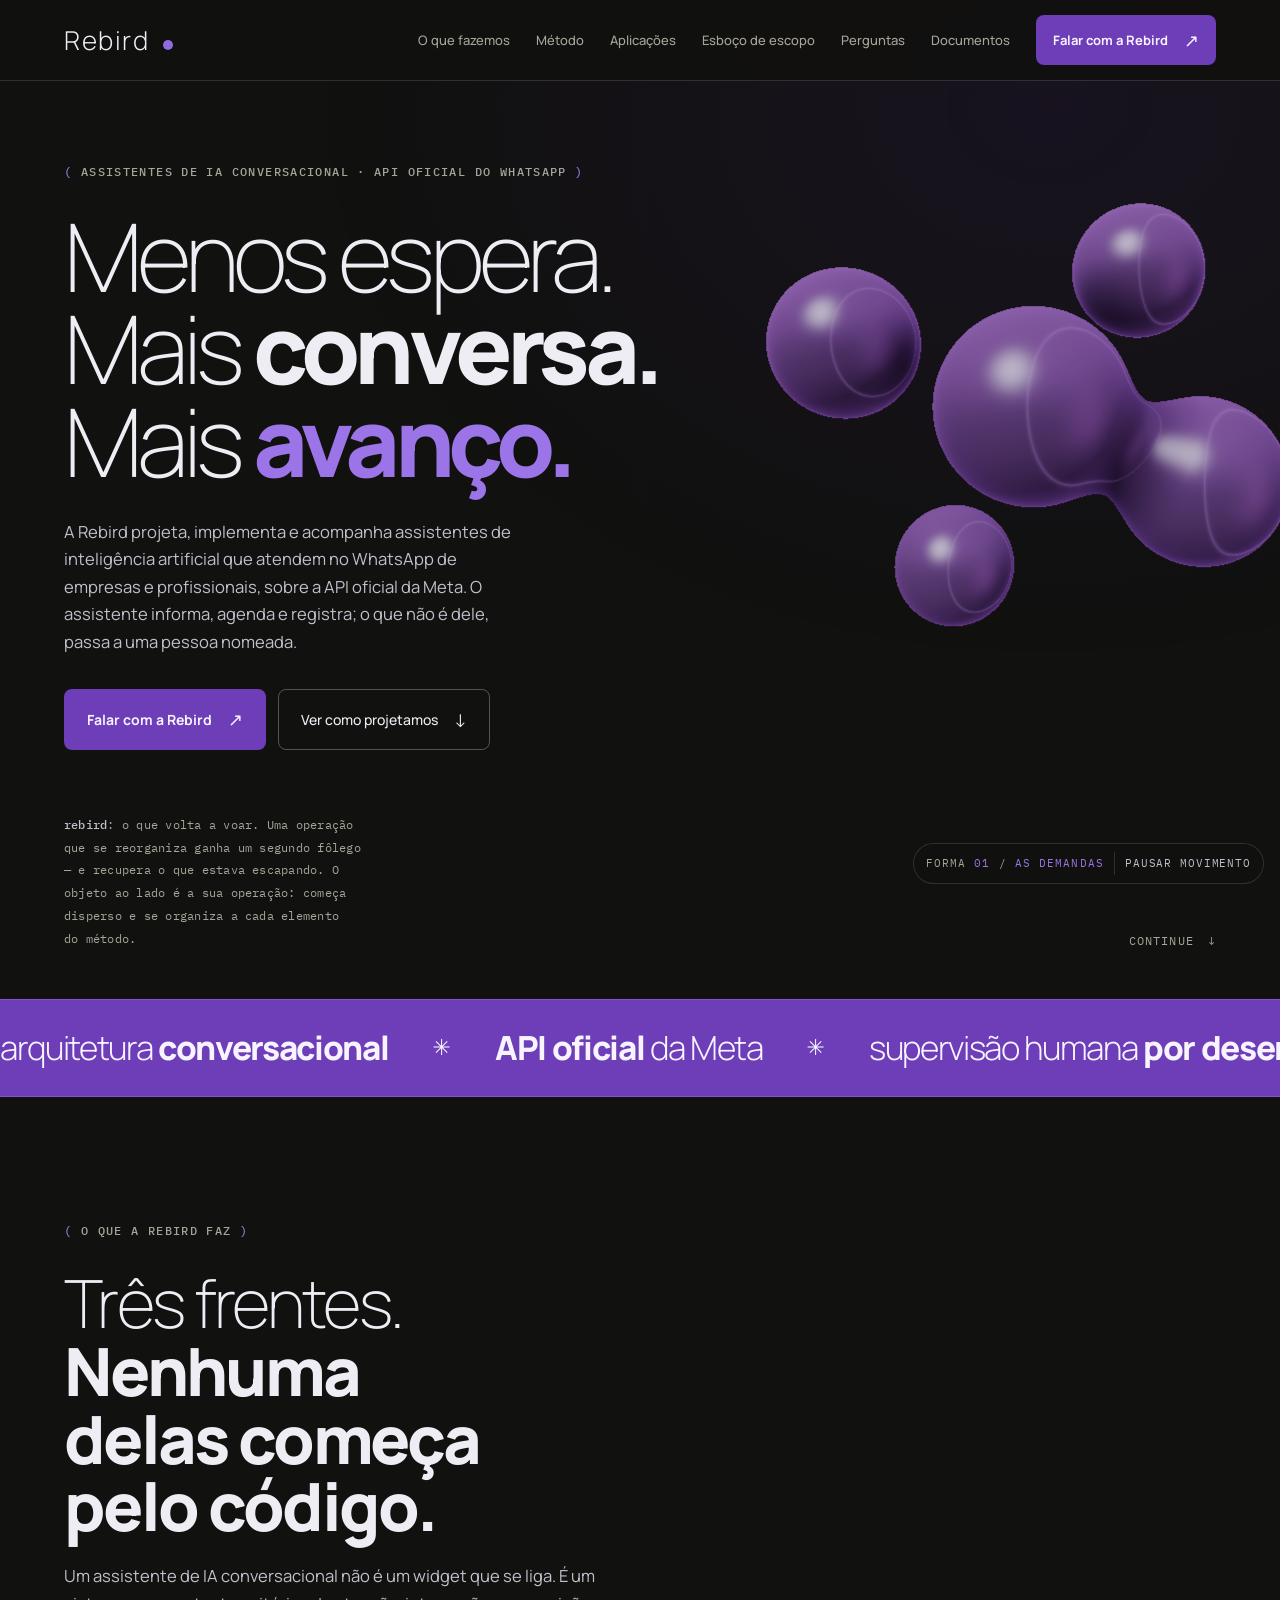
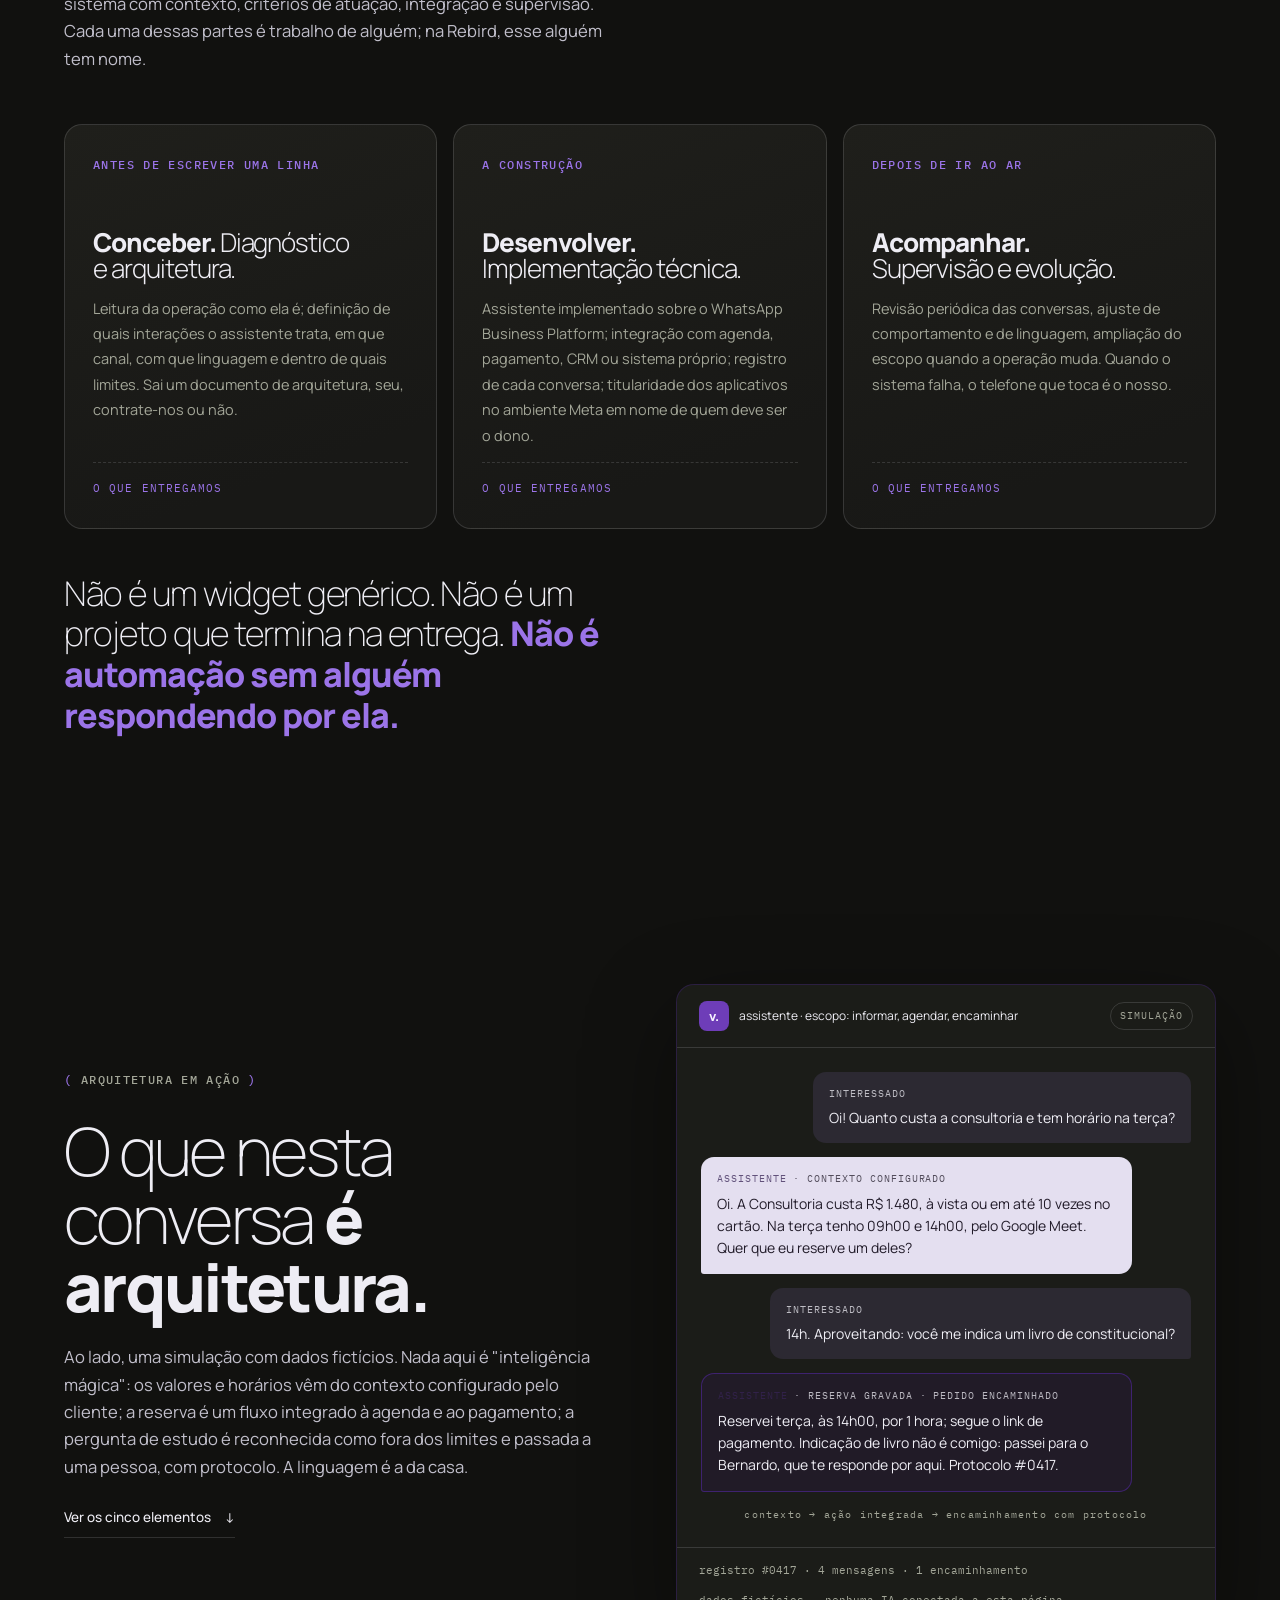
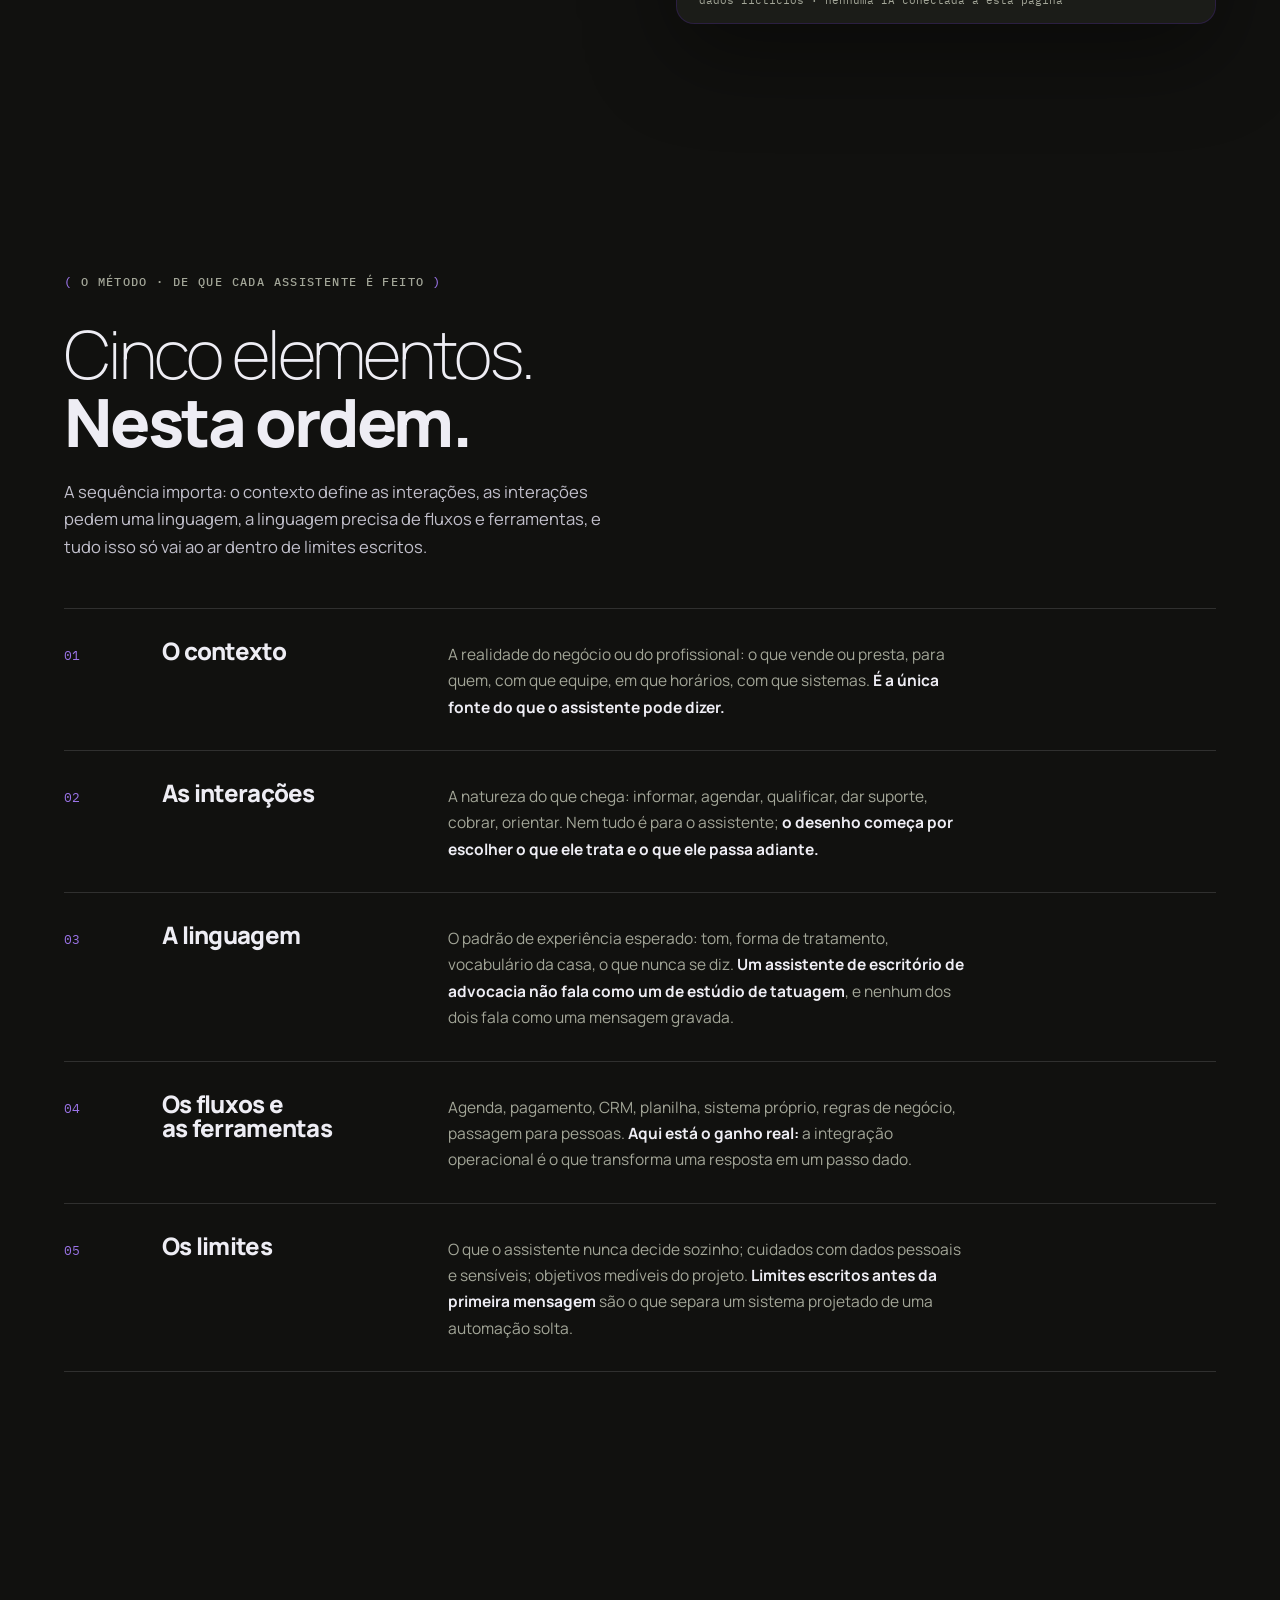
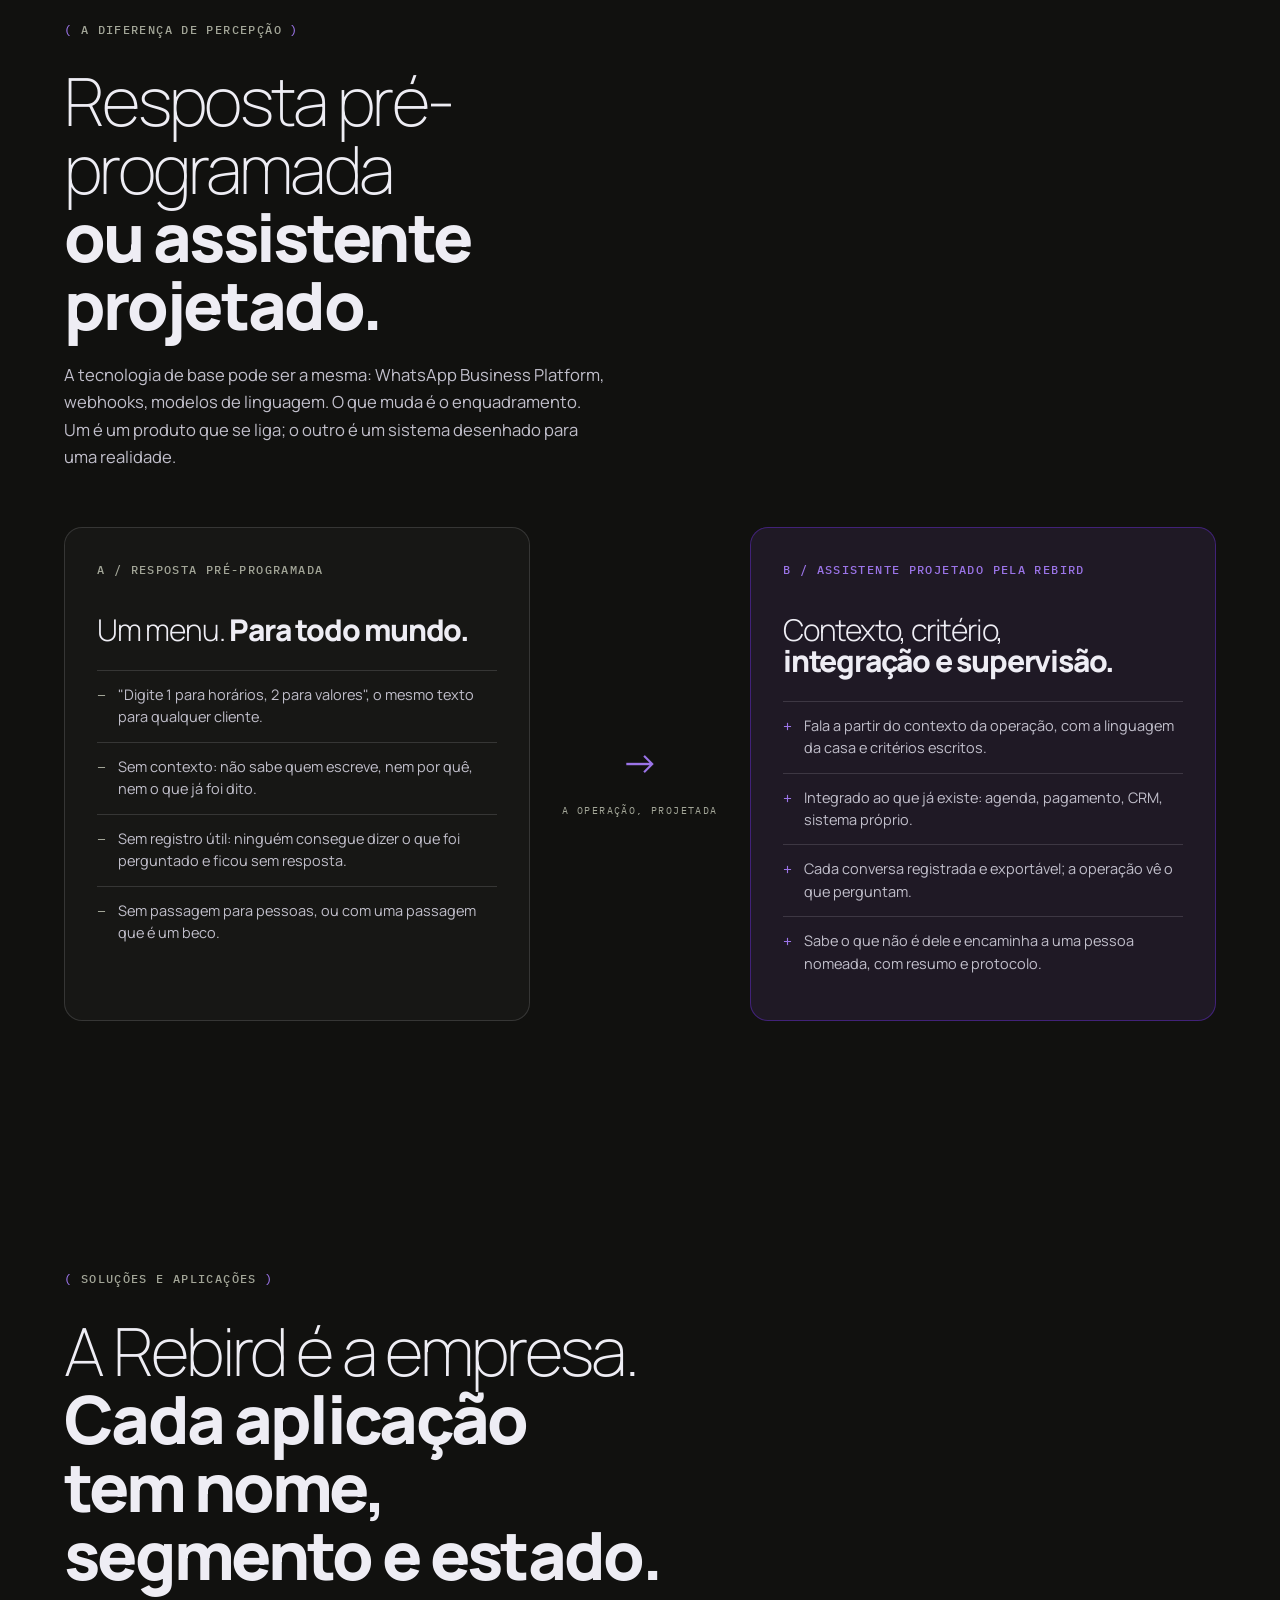
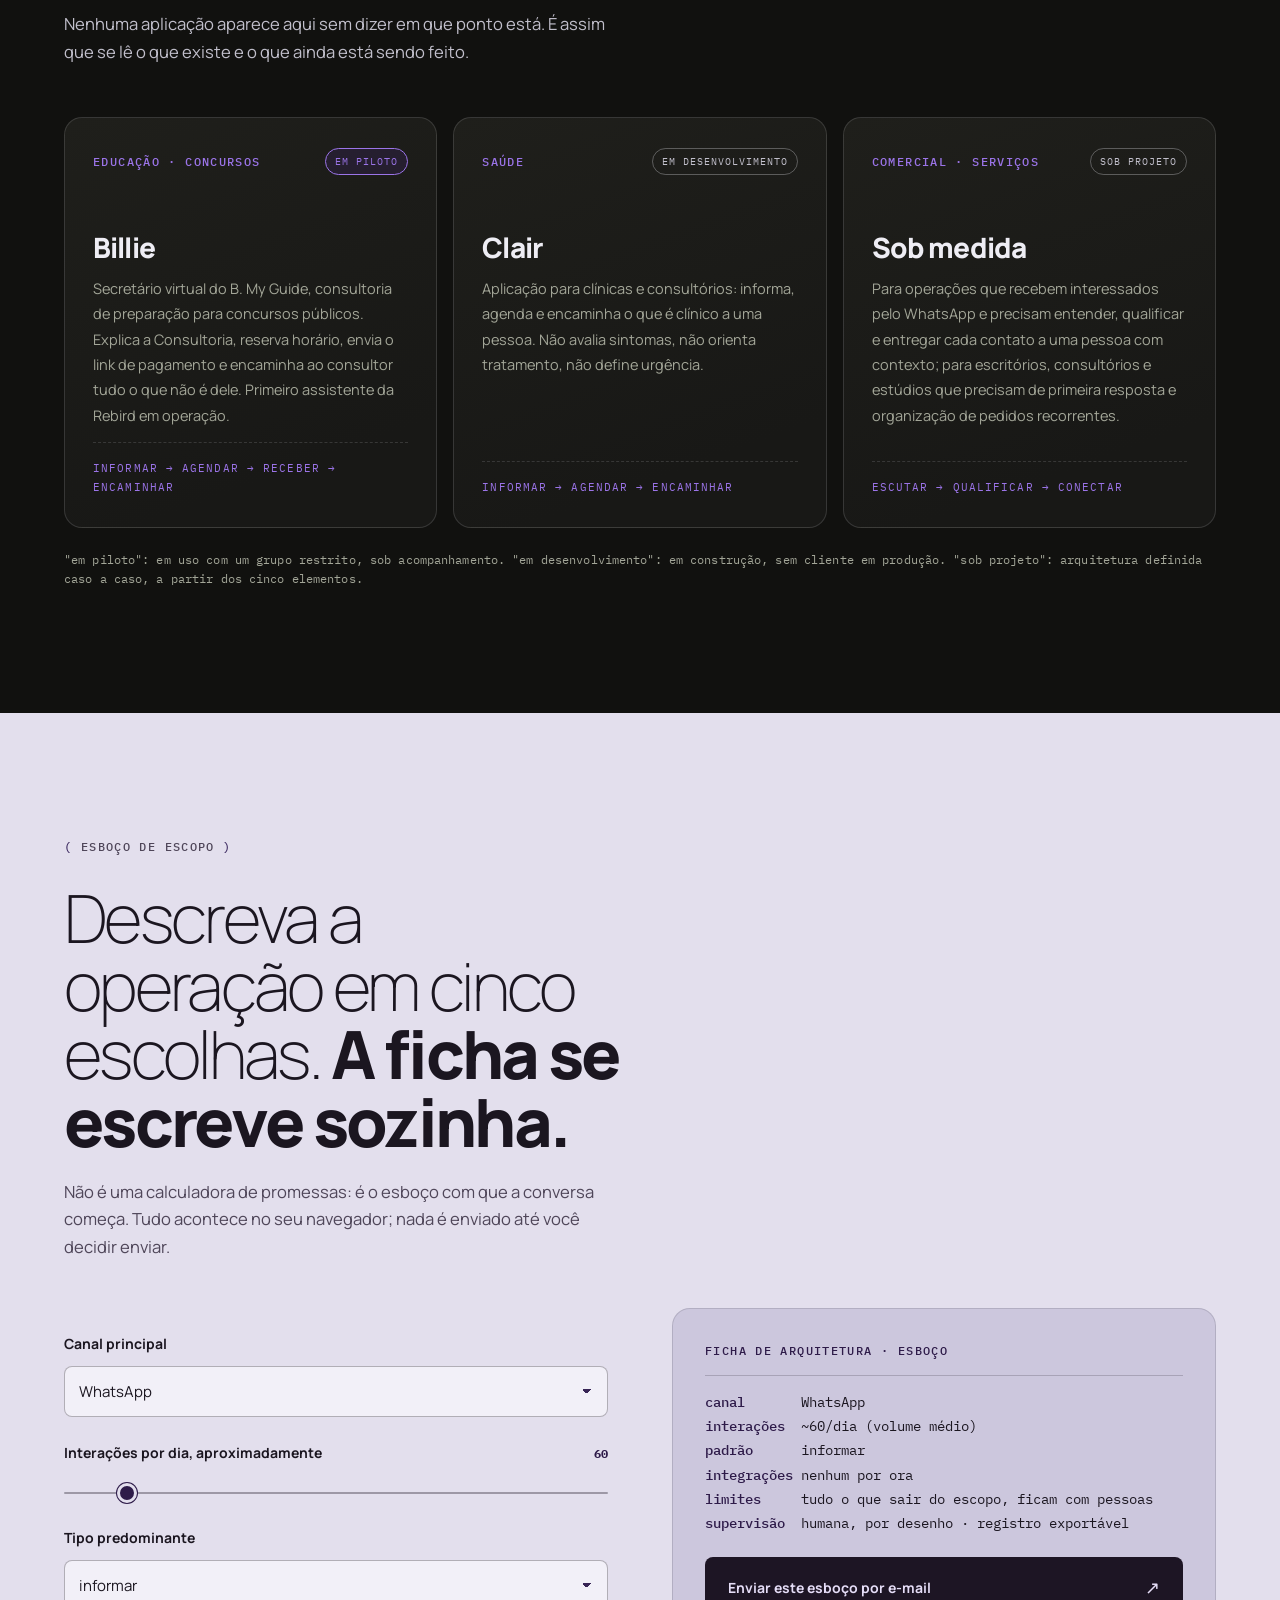
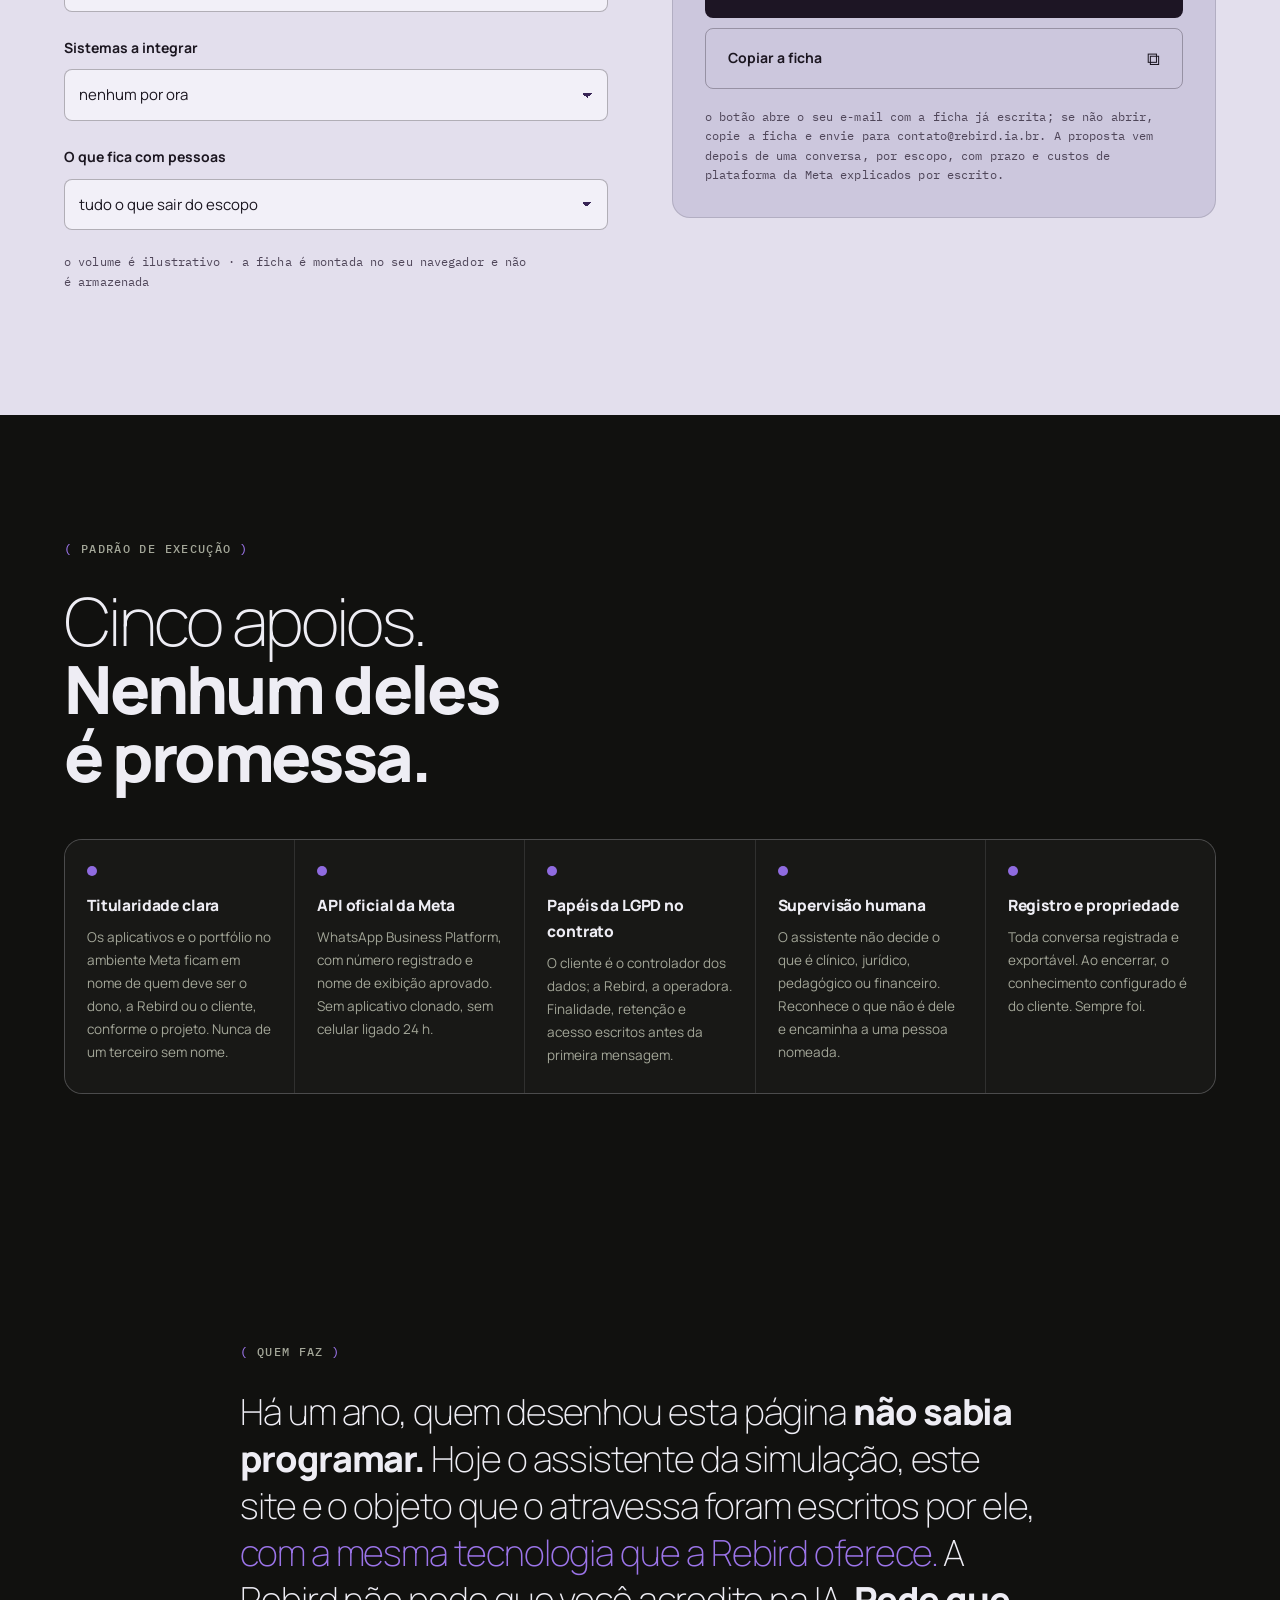
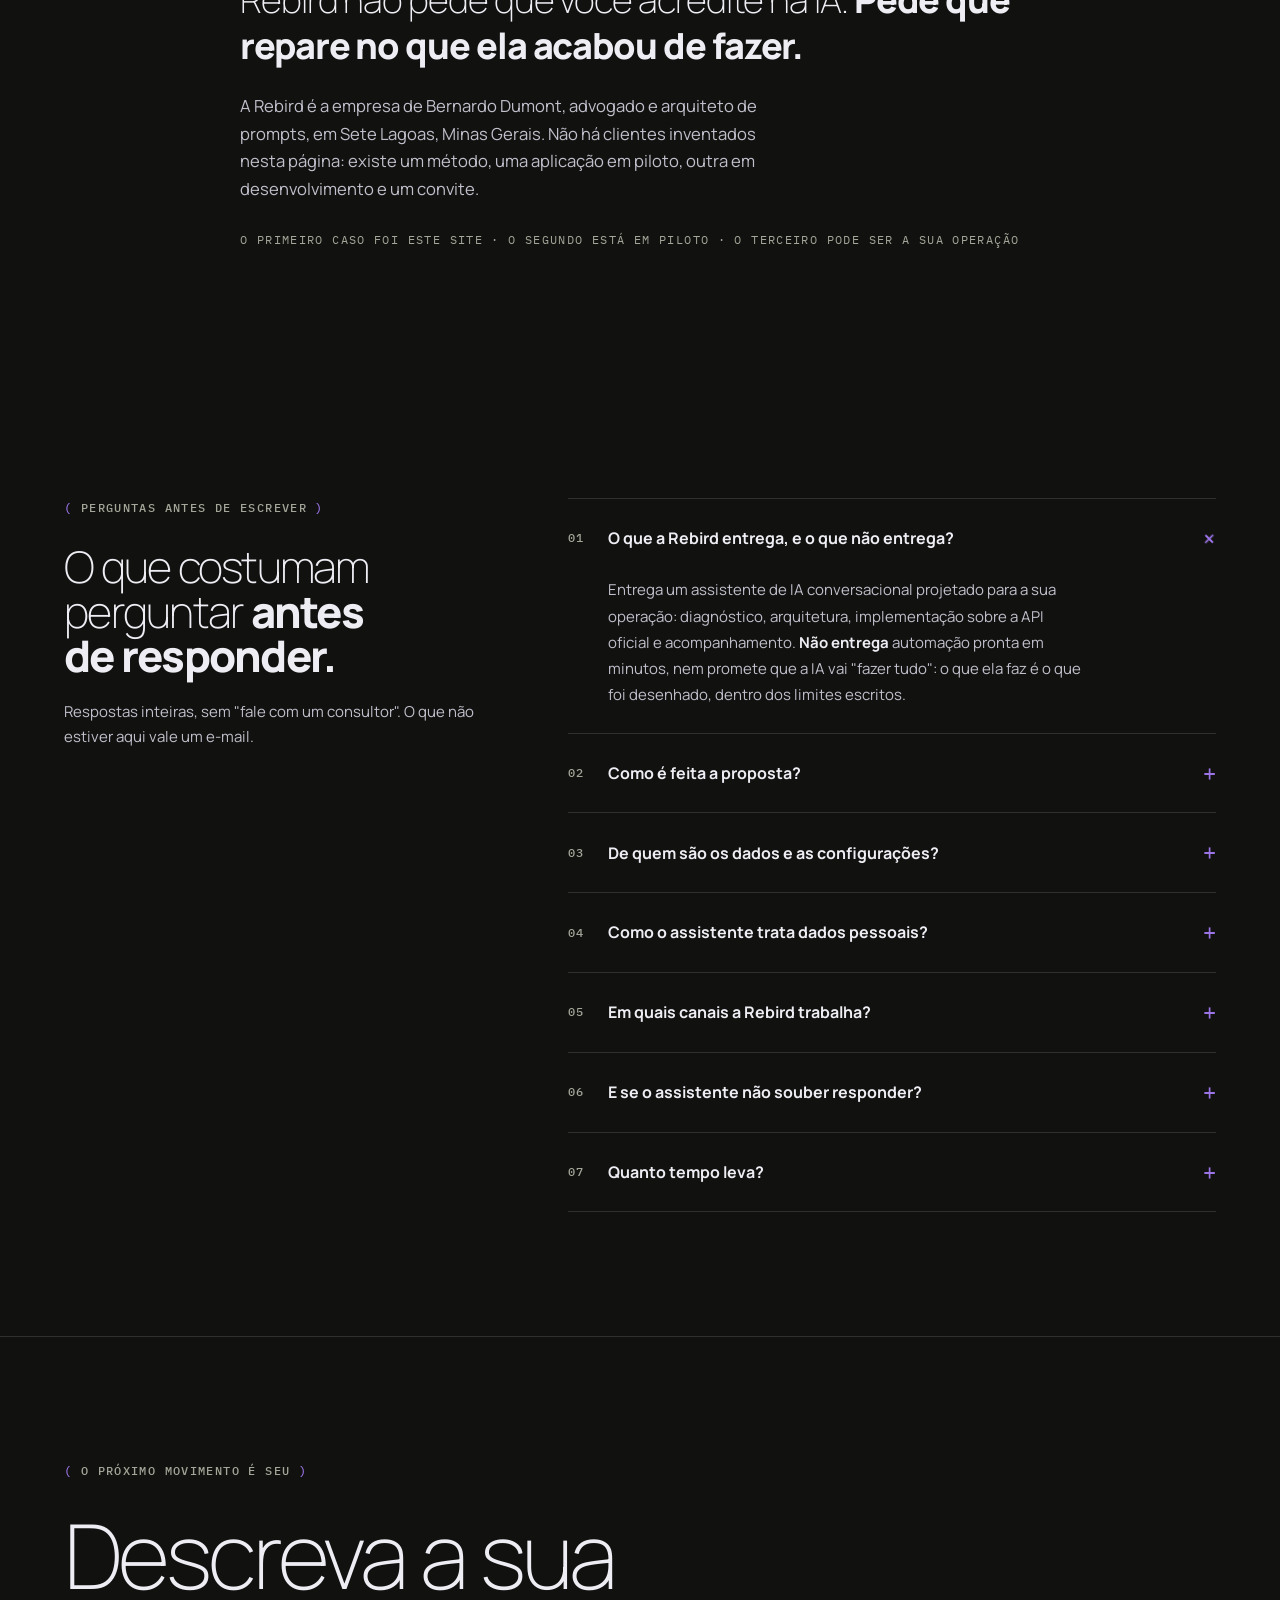
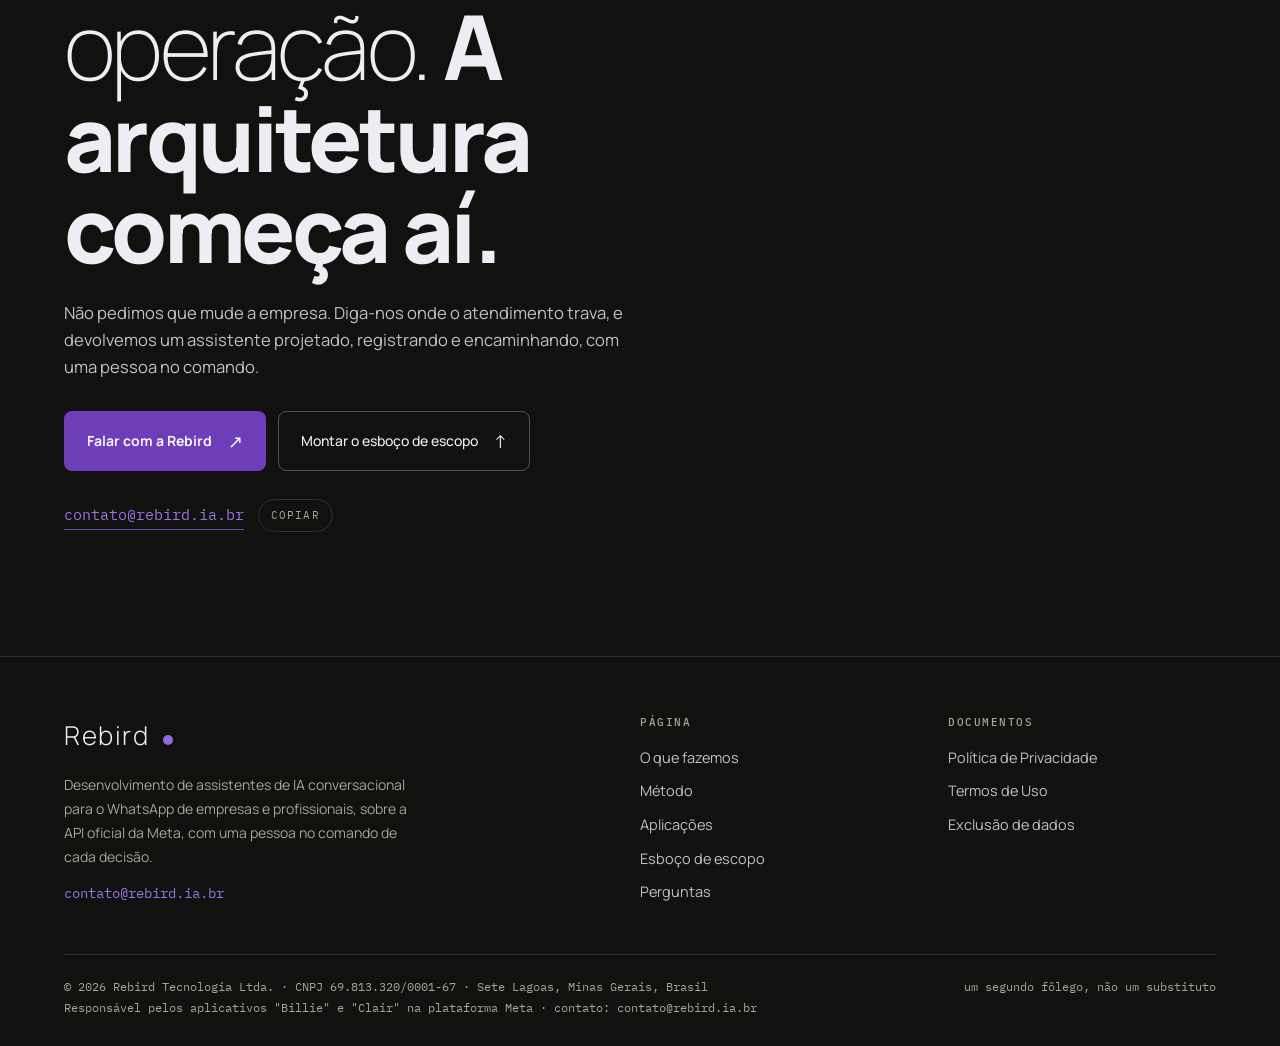
<file: index.html>
<!DOCTYPE html>
<html lang="pt-BR">
<head>
<meta charset="UTF-8">
<meta name="viewport" content="width=device-width, initial-scale=1, viewport-fit=cover">
<title>Rebird — assistentes de I.A. para o WhatsApp de empresas e profissionais</title>
<meta name="description" content="Rebird — desenvolvimento de assistentes de IA conversacional para o WhatsApp de empresas e profissionais, sobre a API oficial da Meta, com supervisão humana e papéis da LGPD definidos em contrato.">
<meta name="theme-color" content="#11110F">
<link rel="icon" href="data:image/svg+xml,%3Csvg xmlns='http://www.w3.org/2000/svg' viewBox='0 0 40 40'%3E%3Crect width='40' height='40' rx='8' fill='%2311110F'/%3E%3Cpolygon points='23,7 33,7 22,31 18,22' fill='%237955B5'/%3E%3Cpolygon points='6,7 16,7 25,30 20,35' fill='%239E6EF9'/%3E%3C/svg%3E">
<link rel="preconnect" href="https://fonts.googleapis.com">
<link rel="preconnect" href="https://fonts.gstatic.com" crossorigin>
<link href="https://fonts.googleapis.com/css2?family=Manrope:wght@200;300;400;500;700;800&family=IBM+Plex+Mono:wght@400;500&display=swap" rel="stylesheet">
<style>
/* Layout: oficina escura, uma coluna larga de texto à esquerda, a gota de metal verde-limão vive à direita e muda de forma a cada argumento. */
:root{
  color-scheme:dark;
  --bg:#11110F; --surface:#181816; --surface-2:#1F1F1B;
  --ink:#EEEDF4; --ink-2:#C1BFCB; --muted:#A3A698;
  --lime:#6E3DB8; --lime-ink:#9B74E8; --lime-dim:#4A2680; --dot:#8F6BE0; --on-lime:#F7F3FF;
  --paper:#E3DFED; --paper-2:#CCC7DD; --paper-ink:#1B1620; --paper-muted:#4F4659;
  --line:rgba(238,237,244,.14); --line-strong:rgba(238,237,244,.3);
  --display:'Manrope',ui-sans-serif,system-ui,'Segoe UI',Roboto,sans-serif;
  --mono:'IBM Plex Mono',ui-monospace,SFMono-Regular,Menlo,Consolas,monospace;
  --radius:18px; --max:1240px; --gutter:clamp(20px,5vw,80px);
}
*{box-sizing:border-box;margin:0;padding:0}
html{scroll-behavior:smooth;scroll-padding-top:100px}
body{background:var(--bg);color:var(--ink);font:400 16px/1.7 var(--display);-webkit-font-smoothing:antialiased;overflow-x:clip}
body::before{content:"";position:fixed;inset:0;z-index:0;pointer-events:none;
  background:radial-gradient(ellipse at 82% 12%,rgba(116,48,246,.07),transparent 50%),
             linear-gradient(90deg,transparent 49.95%,rgba(238,237,244,.025) 50%,transparent 50.05%)}
::selection{background:var(--lime);color:var(--on-lime)}
a{color:inherit;text-decoration:none}
button,input,select{font:inherit;color:inherit}
button{cursor:pointer;background:none;border:0}
:focus-visible{outline:3px solid var(--lime);outline-offset:5px;border-radius:4px}
h1,h2,h3{text-wrap:balance;letter-spacing:-.04em;line-height:1.02;font-weight:200}
h1 strong,h2 strong,h3 strong{font-weight:800}
p{text-wrap:pretty}
svg{display:block}
[hidden]{display:none!important}
.wrap{width:min(var(--max),calc(100% - var(--gutter)*2));margin-inline:auto}
.section{position:relative;padding-block:clamp(76px,10vw,124px)}
main,footer,.ticker{position:relative;z-index:1}
.overline,.mono{font-family:var(--mono);font-size:11.5px;font-weight:500;letter-spacing:.12em;text-transform:uppercase;color:var(--muted)}
.overline{display:block;margin-bottom:28px}
.overline::before{content:"( ";color:var(--lime-ink)}
.overline::after{content:" )";color:var(--lime-ink)}
.accent{color:var(--lime-ink)}
.section-title{font-size:clamp(36px,5.2vw,70px);max-width:16ch}
.lead{color:var(--ink-2);font-size:clamp(16px,1.3vw,19px);line-height:1.65;max-width:56ch;margin-top:22px}
.btn{display:inline-flex;align-items:center;justify-content:center;gap:16px;min-height:52px;padding:14px 22px;border-radius:8px;border:1px solid transparent;font-size:14px;font-weight:700;transition:transform .2s,background .2s,border-color .2s,color .2s}
.btn:hover{transform:translateY(-2px)}
.btn-primary{background:var(--lime);color:var(--on-lime)}
.btn-primary:hover{background:#C1A5FD}
.btn-ghost{border-color:var(--line-strong);color:var(--ink);font-weight:500}
.btn-ghost:hover{border-color:var(--lime-ink);color:var(--lime-ink)}
.btn .arrow{font-weight:400;font-size:18px}
.actions{display:flex;gap:12px;flex-wrap:wrap}
.sr-only{position:absolute;width:1px;height:1px;overflow:hidden;clip:rect(0 0 0 0);white-space:nowrap}
.skip{position:fixed;top:-100px;left:20px;z-index:100;background:var(--lime);color:var(--on-lime);padding:14px 16px;border-radius:6px;font-weight:700}
.skip:focus{top:calc(16px + env(safe-area-inset-top,0px))}

/* ===== Objeto assinatura: a gota ===== */
.orb-stage{position:fixed;left:80%;top:46%;width:min(52vw,680px);aspect-ratio:1;max-width:100%;transform:translate(-50%,-50%);pointer-events:none;z-index:0;will-change:transform,opacity;contain:layout style}
.orb-stage canvas{display:block;width:100%;height:100%}
.orb-stage.fallback canvas{display:none}
.orb-stage.fallback::before{content:"";position:absolute;inset:20%;border-radius:50%;
  background:radial-gradient(circle at 30% 26%,#E2D7FE 0%,transparent 20%),radial-gradient(circle at 38% 36%,#7430F6,#53347D 45%,#191122 75%,#11110F 90%);
  box-shadow:inset -24px -28px 48px #000a,0 0 110px rgba(116,48,246,.14)}
.orb-label{position:fixed;right:16px;bottom:calc(16px + env(safe-area-inset-bottom,0px));z-index:30;display:flex;align-items:center;gap:10px;max-width:calc(100vw - 32px);padding:8px 12px;border:1px solid var(--line);border-radius:999px;background:rgba(17,17,15,.84);backdrop-filter:blur(10px);font-family:var(--mono);font-size:11px;letter-spacing:.1em;text-transform:uppercase;color:var(--muted)}
.orb-label i{font-style:normal;color:var(--lime-ink)}
.orb-label button{padding:2px 0 2px 10px;border-left:1px solid var(--line);font-family:var(--mono);font-size:11px;letter-spacing:.08em;text-transform:uppercase;color:var(--ink-2)}
.orb-label button:hover{color:var(--lime-ink)}

/* ===== Navegação ===== */
.header{position:sticky;top:env(safe-area-inset-top,0px);z-index:40;background:rgba(17,17,15,.86);backdrop-filter:blur(16px);border-bottom:1px solid var(--line)}
.header-inner{height:80px;display:flex;align-items:center;justify-content:space-between;gap:24px}
.brand{display:inline-flex;align-items:center;gap:12px;font-size:26px;font-weight:300;letter-spacing:.06em}
.brand svg{display:none}
.brand .dotmark{display:inline-block;width:10px;height:10px;border-radius:50%;background:var(--dot);margin-left:2px;transform:translateY(5px)}
.nav{display:flex;align-items:center;gap:26px}
.nav a:not(.btn){color:var(--muted);font-size:13px;font-weight:500}
.nav a:not(.btn):hover{color:var(--ink)}
.nav .btn{min-height:42px;padding:9px 16px;font-size:13px}
.menu-toggle{display:none;border:1px solid var(--line);border-radius:6px;padding:10px 14px;font-size:13px}

/* ===== Hero ===== */
.hero{padding-top:clamp(64px,9vh,112px);padding-bottom:48px}
.hero-copy{max-width:800px;position:relative}
h1{font-size:clamp(50px,7.4vw,104px);line-height:.98;letter-spacing:-.06em}
.hero .lead{max-width:46ch;margin-top:30px}
.hero .actions{margin-top:34px}
.hero-bottom{display:flex;justify-content:space-between;align-items:flex-end;gap:30px;margin-top:64px;flex-wrap:wrap}
.hero-note{max-width:300px;line-height:1.9;color:var(--muted);font-family:var(--mono);font-size:12px;letter-spacing:.02em}
.hero-note b{color:var(--ink-2);font-weight:500}
.scroll-link{display:flex;gap:14px;align-items:center;font-family:var(--mono);font-size:11.5px;letter-spacing:.1em;text-transform:uppercase;color:var(--muted)}
.scroll-link:hover{color:var(--lime-ink)}

/* ===== Esteira ===== */
.ticker{border-block:1px solid var(--line);background:var(--lime);color:var(--on-lime);padding-block:20px;overflow:hidden}
.ticker-track{display:flex;width:max-content;animation:marquee 40s linear infinite}
.ticker:hover .ticker-track,.motion-paused .ticker-track{animation-play-state:paused}
.ticker-group{display:flex;align-items:center;gap:44px;padding-right:44px;flex-shrink:0}
.ticker span{font-size:clamp(20px,2.6vw,36px);font-weight:300;letter-spacing:-.04em;white-space:nowrap}
.ticker span b{font-weight:800}
.ticker i{font-style:normal;font-size:22px}
@keyframes marquee{to{transform:translateX(-50%)}}

/* ===== Frentes (3 cards) ===== */
.grid3{display:grid;grid-template-columns:repeat(3,1fr);gap:16px;margin-top:52px}
.card{background:linear-gradient(160deg,var(--surface-2),var(--surface) 80%);border:1px solid var(--line);border-radius:var(--radius);padding:30px 28px;display:flex;flex-direction:column;gap:14px;min-width:0}
.card .mono{color:var(--lime-ink)}
.card h3{font-size:26px;font-weight:300;margin-top:40px}
.card h3 strong{font-weight:800}
.card p{color:var(--muted);font-size:14.5px;line-height:1.75}
.card .tag{margin-top:auto;padding-top:16px;border-top:1px dashed var(--line);font-family:var(--mono);font-size:11px;letter-spacing:.1em;text-transform:uppercase;color:var(--lime-ink)}
.punch{margin-top:44px;font-size:clamp(22px,2.8vw,34px);font-weight:200;letter-spacing:-.03em;line-height:1.2;max-width:28ch}
.punch b{font-weight:800;color:var(--lime-ink)}

/* ===== Conversa ===== */
.two-col{display:grid;grid-template-columns:1fr 1fr;gap:72px;align-items:center}
.panel{background:#1B1C18;border:1px solid rgba(116,48,246,.18);border-radius:var(--radius);overflow:hidden;box-shadow:0 30px 90px #0006;min-width:0}
.panel-top{padding:16px 22px;display:flex;align-items:center;justify-content:space-between;gap:12px;border-bottom:1px solid var(--line);font-size:12px;flex-wrap:wrap}
.panel-identity{display:flex;align-items:center;gap:10px}
.mini-mark{width:30px;height:30px;border-radius:8px;background:var(--lime);color:var(--on-lime);display:grid;place-items:center;font-weight:800;font-size:13px}
.badge{font-family:var(--mono);font-size:9.5px;letter-spacing:.1em;text-transform:uppercase;border:1px solid var(--line);border-radius:30px;padding:5px 9px;color:var(--muted)}
.messages{padding:24px;display:flex;flex-direction:column;gap:14px}
.msg{max-width:88%;padding:14px 16px;border-radius:13px;font-size:14px;line-height:1.6}
.msg small{display:block;font-family:var(--mono);font-size:9.5px;letter-spacing:.1em;text-transform:uppercase;opacity:.75;margin-bottom:6px}
.msg small i{font-style:normal;color:var(--lime-ink)}
.msg.in{align-self:flex-end;background:#2C2932;border-bottom-right-radius:3px}
.msg.out{align-self:flex-start;background:#E4DFF0;color:#221C2A;border-bottom-left-radius:3px}
.msg.out small i{color:#372455}
.msg.esc{background:#211B27;color:var(--ink);border:1px solid rgba(116,48,246,.35)}
.event{color:var(--muted);font-family:var(--mono);font-size:10px;letter-spacing:.12em;text-align:center}
.panel-bottom{padding:14px 22px;border-top:1px solid var(--line);display:flex;justify-content:space-between;gap:12px;flex-wrap:wrap;font-family:var(--mono);font-size:10.5px;color:var(--muted)}
.text-link{display:inline-flex;align-items:center;gap:14px;margin-top:26px;padding-bottom:8px;border-bottom:1px solid var(--line);font-size:13.5px;font-weight:500}
.text-link:hover{color:var(--lime-ink);border-color:var(--lime-ink)}

/* ===== Método (sequência real) ===== */
.steps{margin-top:48px;border-top:1px solid var(--line)}
.step{display:grid;grid-template-columns:72px 260px 1fr;gap:26px;padding:30px 0;border-bottom:1px solid var(--line);align-items:baseline}
.step .n{font-family:var(--mono);font-size:13px;color:var(--lime-ink)}
.step h3{font-size:24px;font-weight:800;letter-spacing:-.03em}
.step p{color:var(--muted);font-size:15.5px;line-height:1.7;max-width:58ch}
.step p b{color:var(--ink);font-weight:700}

/* ===== A/B ===== */
.compare{display:grid;grid-template-columns:1fr 180px 1fr;gap:20px;margin-top:56px;align-items:stretch}
.compare-card{padding:32px;border-radius:var(--radius);border:1px solid var(--line);background:rgba(24,24,22,.92);min-width:0}
.compare-card.after{border-color:rgba(116,48,246,.4);background:rgba(33,27,39,.95)}
.compare-card .mono{color:var(--muted)}
.compare-card.after .mono{color:var(--lime-ink)}
.compare-card h3{margin:36px 0 24px;font-size:30px;font-weight:300}
.compare-card h3 b{font-weight:800}
.compare-card ul{list-style:none}
.compare-card li{padding:13px 0;border-top:1px solid var(--line);color:var(--ink-2);font-size:14.5px;line-height:1.55;display:flex;gap:12px}
.compare-card li::before{content:"−";color:var(--muted);font-family:var(--mono)}
.compare-card.after li::before{content:"+";color:var(--lime-ink)}
.compare-axis{display:flex;align-items:center;justify-content:center;flex-direction:column;gap:8px;color:var(--lime-ink);font-size:38px}
.compare-axis small{font-family:var(--mono);font-size:10px;letter-spacing:.14em;text-transform:uppercase;color:var(--muted);text-align:center}

/* ===== Aplicações ===== */
.state{font-family:var(--mono);font-size:10px;letter-spacing:.1em;text-transform:uppercase;border:1px solid var(--line-strong);border-radius:999px;padding:4px 9px;color:var(--ink-2)}
.state.on{border-color:var(--lime-ink);color:var(--lime-ink);background:rgba(116,48,246,.1)}
.card-top{display:flex;justify-content:space-between;align-items:center;gap:10px;flex-wrap:wrap}
.card .app-title{font-size:28px;font-weight:800;margin-top:44px;letter-spacing:-.03em}
.note{font-family:var(--mono);font-size:11.5px;color:var(--muted);line-height:1.7;letter-spacing:.01em}

/* ===== Esboço de escopo (papel) ===== */
.paper{background:var(--paper);color:var(--paper-ink)}
.paper .overline{color:var(--paper-muted)}
.paper .overline::before,.paper .overline::after{color:#3E2B62}
.paper .lead{color:var(--paper-muted)}
.calc{display:grid;grid-template-columns:1fr 1fr;gap:64px;margin-top:48px;align-items:start}
.field label{display:flex;justify-content:space-between;align-items:baseline;font-size:14px;font-weight:700;margin:24px 0 10px}
.field output{font-family:var(--mono);font-size:12px;color:#2E1B49}
select{width:100%;appearance:none;-webkit-appearance:none;background:#F2F0F8;color:var(--paper-ink);border:1px solid rgba(27,22,32,.3);border-radius:8px;padding:12px 40px 12px 14px;font-size:15px;cursor:pointer;color-scheme:light;
  background-image:linear-gradient(45deg,transparent 50%,#372455 50%),linear-gradient(135deg,#372455 50%,transparent 50%);background-position:calc(100% - 20px) 50%,calc(100% - 15px) 50%;background-size:5px 5px,5px 5px;background-repeat:no-repeat}
select:hover{border-color:#372455}
.paper :focus-visible{outline-color:#2E1B49}
input[type=range]{width:100%;-webkit-appearance:none;appearance:none;height:2px;background:rgba(27,22,32,.35);border-radius:2px;outline:none}
input[type=range]::-webkit-slider-thumb{-webkit-appearance:none;width:20px;height:20px;border-radius:50%;background:#2E1B49;border:3px solid var(--paper);box-shadow:0 0 0 1px #2E1B49;cursor:pointer}
input[type=range]::-moz-range-thumb{width:20px;height:20px;border-radius:50%;background:#2E1B49;border:3px solid var(--paper);cursor:pointer}
.sheet{background:var(--paper-2);border:1px solid rgba(27,22,32,.14);border-radius:var(--radius);padding:32px;min-width:0}
.sheet .mono{color:#2E1B49}
.ficha{margin-top:14px;padding-top:14px;border-top:1px solid rgba(27,22,32,.2);font-family:var(--mono);font-size:13.5px;line-height:1.8;white-space:pre-wrap;overflow-wrap:anywhere;color:var(--paper-ink)}
.ficha b{color:#2E1B49;font-weight:500}
.sheet .btn{width:100%;margin-top:22px;background:#1D1524;color:#E5DDF7;justify-content:space-between}
.sheet .btn-copy{background:transparent;color:var(--paper-ink);border-color:rgba(27,22,32,.3);margin-top:10px}
.sheet .btn-copy:hover{border-color:#2E1B49;color:#2E1B49}
.paper .note{color:var(--paper-muted)}

/* ===== Padrão de execução ===== */
.trust{display:grid;grid-template-columns:repeat(5,1fr);gap:1px;background:var(--line);border:1px solid var(--line);border-radius:var(--radius);overflow:hidden;margin-top:48px}
.trust>div{background:var(--surface);padding:26px 22px;min-width:0}
.trust h4{font-size:15.5px;font-weight:800;margin-bottom:8px;letter-spacing:-.01em}
.trust p{font-size:13.5px;color:var(--muted);line-height:1.7}
.trust .mark{display:block;width:10px;height:10px;border-radius:50%;background:var(--dot);margin-bottom:16px}

/* ===== Quem faz ===== */
.who{max-width:800px}
.who .big{font-size:clamp(22px,3vw,36px);font-weight:200;line-height:1.3;letter-spacing:-.03em;margin-top:22px}
.who .big b{font-weight:800}
.who .big em{font-style:normal;color:var(--lime-ink)}
.who .sig{margin-top:28px;font-family:var(--mono);font-size:11.5px;letter-spacing:.12em;text-transform:uppercase;color:var(--muted)}

/* ===== FAQ ===== */
.faq-grid{display:grid;grid-template-columns:.8fr 1.2fr;gap:72px;align-items:start}
.faq-intro{position:sticky;top:110px}
details{border-bottom:1px solid var(--line)}
details:first-of-type{border-top:1px solid var(--line)}
summary{list-style:none;display:flex;align-items:center;gap:18px;padding:24px 0;font-size:16px;font-weight:700;line-height:1.4;cursor:pointer}
summary::-webkit-details-marker{display:none}
summary .mono{min-width:22px;color:var(--muted)}
summary::after{content:"+";margin-left:auto;font-family:var(--mono);font-size:22px;font-weight:400;color:var(--lime-ink);transition:transform .3s}
details[open] summary::after{transform:rotate(45deg)}
details p{padding:0 40px 24px;color:var(--ink-2);font-size:15px;line-height:1.75;max-width:62ch}
details p b{color:var(--ink);font-weight:700}

/* ===== Fecho ===== */
.closing{min-height:60vh;display:flex;align-items:center;border-top:1px solid var(--line)}
.closing .section-title{font-size:clamp(44px,7vw,100px);max-width:13ch}
.closing .lead{margin-top:24px}
.closing .actions{margin-top:30px}
.email{display:inline-flex;align-items:center;gap:14px;margin-top:28px;font-family:var(--mono);font-size:15px;color:var(--lime-ink);overflow-wrap:anywhere;flex-wrap:wrap}
.email a{border-bottom:1px solid var(--lime);padding-bottom:2px}
.copy-btn{font-family:var(--mono);font-size:11px;letter-spacing:.1em;text-transform:uppercase;color:var(--muted);border:1px solid var(--line);border-radius:999px;padding:6px 12px}
.copy-btn:hover{color:var(--lime-ink);border-color:var(--lime-ink)}

/* ===== Rodapé ===== */
footer{border-top:1px solid var(--line);background:var(--bg);padding:56px 0 calc(28px + env(safe-area-inset-bottom,0px))}
.ft{display:grid;grid-template-columns:2fr 1fr 1fr;gap:40px}
.ft h5{font-family:var(--mono);font-size:11px;letter-spacing:.14em;text-transform:uppercase;color:var(--muted);margin-bottom:14px;font-weight:500}
.ft a:not(.brand){display:block;color:var(--ink-2);font-size:14.5px;margin-bottom:9px}
.ft a:not(.brand):hover{color:var(--lime-ink)}
.ft p{color:var(--muted);font-size:14px;max-width:40ch;line-height:1.7}
.legal-id{margin-top:40px;padding-top:22px;border-top:1px solid var(--line);display:flex;justify-content:space-between;gap:12px;flex-wrap:wrap;font-family:var(--mono);font-size:11.5px;color:var(--muted);line-height:1.8}

/* ===== Responsivo ===== */
@media(max-width:1100px){
  .compare{grid-template-columns:1fr 90px 1fr}
  .trust{grid-template-columns:repeat(3,1fr)}
  .two-col,.faq-grid,.calc{gap:44px}
  .step{grid-template-columns:60px 1fr;grid-template-rows:auto auto}
  .step p{grid-column:2}
}
@media(max-width:860px){
  .menu-toggle{display:inline-block}
  .nav{display:none;position:absolute;top:80px;left:0;right:0;flex-direction:column;align-items:stretch;padding:20px var(--gutter) 24px;gap:6px;background:#171816;border-bottom:1px solid var(--line)}
  .nav.open{display:flex}
  .nav a:not(.btn){padding:12px 0;font-size:16px}
  .grid3{grid-template-columns:1fr}
  .two-col,.faq-grid,.calc{grid-template-columns:1fr}
  .faq-intro{position:static}
  .compare{grid-template-columns:1fr;gap:14px}
  .compare-axis{flex-direction:row;min-height:60px}
  .compare-axis span{transform:rotate(90deg)}
  .trust{grid-template-columns:1fr 1fr}
  .ft{grid-template-columns:1fr}
  .orb-stage{left:72%;top:42%;width:min(92vw,520px);opacity:.75}
}
@media(max-width:560px){
  .section{padding-block:68px}
  .header-inner{height:72px}
  .nav{top:72px}
  .brand{font-size:22px}
  .hero{padding-top:52px}
  h1{font-size:clamp(46px,13vw,64px)}
  .trust{grid-template-columns:1fr}
  .actions .btn{width:100%}
  .sheet .btn{justify-content:space-between}
  .msg{max-width:94%}
  .orb-label{font-size:10px;gap:8px;padding:6px 10px}
  .orb-label button{font-size:0;padding-left:8px}
  .orb-label button::before{content:"⏸";font-size:12px}
  .orb-label button[aria-pressed="true"]::before{content:"▶"}
}
@media(prefers-reduced-motion:reduce){
  html{scroll-behavior:auto}
  .ticker-track{animation:none}
  .btn,.btn:hover{transition:none;transform:none}
}
</style>
</head>
<body>
<a class="skip" href="#conteudo">Pular para o conteúdo</a>

<div class="orb-stage fallback" id="orbStage" aria-hidden="true"><canvas id="orbCanvas"></canvas></div>
<div class="orb-label" id="orbLabel"><span>forma <i id="orbIdx">01</i> / <i id="orbName">as demandas</i></span><button type="button" id="motionBtn" aria-pressed="false">pausar movimento</button></div>

<header class="header">
  <div class="wrap header-inner">
    <a class="brand" href="#topo" aria-label="Rebird — início">
      
      Rebird<span class="dotmark" aria-hidden="true"></span>
    </a>
    <button class="menu-toggle" id="menuToggle" type="button" aria-expanded="false" aria-controls="nav">Menu +</button>
    <nav class="nav" id="nav" aria-label="Navegação principal">
      <a href="#frentes">O que fazemos</a>
      <a href="#metodo">Método</a>
      <a href="#aplicacoes">Aplicações</a>
      <a href="#escopo">Esboço de escopo</a>
      <a href="#faq">Perguntas</a>
      <a href="#documentos">Documentos</a>
      <a class="btn btn-primary" href="mailto:contato@rebird.ia.br?subject=Quero%20conversar%20sobre%20a%20minha%20opera%C3%A7%C3%A3o">Falar com a Rebird <span class="arrow" aria-hidden="true">↗</span></a>
    </nav>
  </div>
</header>

<main id="conteudo">
<div id="topo"></div>

<!-- HERO -->
<section class="hero wrap" id="inicio" aria-labelledby="heroTitle">
  <div class="hero-copy">
    <p class="overline">assistentes de IA conversacional · API oficial do WhatsApp</p>
    <h1 id="heroTitle">Menos espera.<br>Mais <strong>conversa.</strong><br>Mais <strong class="accent">avanço.</strong></h1>
    <p class="lead">A Rebird projeta, implementa e acompanha assistentes de inteligência artificial que atendem no WhatsApp de empresas e profissionais, sobre a API oficial da Meta. O assistente informa, agenda e registra; o que não é dele, passa a uma pessoa nomeada.</p>
    <div class="actions">
      <a class="btn btn-primary" href="mailto:contato@rebird.ia.br?subject=Quero%20conversar%20sobre%20a%20minha%20opera%C3%A7%C3%A3o">Falar com a Rebird <span class="arrow" aria-hidden="true">↗</span></a>
      <a class="btn btn-ghost" href="#metodo">Ver como projetamos <span class="arrow" aria-hidden="true">↓</span></a>
    </div>
  </div>
  <div class="hero-bottom">
    <p class="hero-note"><b>rebird</b>: o que volta a voar. Uma operação que se reorganiza ganha um segundo fôlego — e recupera o que estava escapando. O objeto ao lado é a sua operação: começa disperso e se organiza a cada elemento do método.</p>
    <a href="#frentes" class="scroll-link">Continue <span aria-hidden="true">↓</span></a>
  </div>
</section>

<!-- ESTEIRA -->
<div class="ticker" role="region" aria-label="Princípios da Rebird">
  <p class="sr-only">Arquitetura conversacional. API oficial da Meta. Supervisão humana por desenho. Cada conversa registrada. Papéis da LGPD no contrato.</p>
  <div class="ticker-track" aria-hidden="true">
    <div class="ticker-group"><span>arquitetura <b>conversacional</b></span><i>✳</i><span><b>API oficial</b> da Meta</span><i>✳</i><span>supervisão humana <b>por desenho</b></span><i>✳</i><span>cada conversa <b>registrada</b></span><i>✳</i><span>papéis da LGPD <b>no contrato</b></span><i>✳</i></div>
    <div class="ticker-group"><span>arquitetura <b>conversacional</b></span><i>✳</i><span><b>API oficial</b> da Meta</span><i>✳</i><span>supervisão humana <b>por desenho</b></span><i>✳</i><span>cada conversa <b>registrada</b></span><i>✳</i><span>papéis da LGPD <b>no contrato</b></span><i>✳</i></div>
  </div>
</div>

<!-- FRENTES -->
<section class="section" id="frentes" aria-labelledby="frentesTitle">
  <div class="wrap">
    <p class="overline">o que a rebird faz</p>
    <h2 class="section-title" id="frentesTitle">Três frentes. <strong>Nenhuma delas começa pelo código.</strong></h2>
    <p class="lead">Um assistente de IA conversacional não é um widget que se liga. É um sistema com contexto, critérios de atuação, integração e supervisão. Cada uma dessas partes é trabalho de alguém; na Rebird, esse alguém tem nome.</p>
    <div class="grid3">
      <article class="card"><span class="mono">antes de escrever uma linha</span><h3><strong>Conceber.</strong> Diagnóstico e arquitetura.</h3><p>Leitura da operação como ela é; definição de quais interações o assistente trata, em que canal, com que linguagem e dentro de quais limites. Sai um documento de arquitetura, seu, contrate-nos ou não.</p><span class="tag">o que entregamos</span></article>
      <article class="card"><span class="mono">a construção</span><h3><strong>Desenvolver.</strong> Implementação técnica.</h3><p>Assistente implementado sobre o WhatsApp Business Platform; integração com agenda, pagamento, CRM ou sistema próprio; registro de cada conversa; titularidade dos aplicativos no ambiente Meta em nome de quem deve ser o dono.</p><span class="tag">o que entregamos</span></article>
      <article class="card"><span class="mono">depois de ir ao ar</span><h3><strong>Acompanhar.</strong> Supervisão e evolução.</h3><p>Revisão periódica das conversas, ajuste de comportamento e de linguagem, ampliação do escopo quando a operação muda. Quando o sistema falha, o telefone que toca é o nosso.</p><span class="tag">o que entregamos</span></article>
    </div>
    <p class="punch">Não é um widget genérico. Não é um projeto que termina na entrega. <b>Não é automação sem alguém respondendo por ela.</b></p>
  </div>
</section>

<!-- CONVERSA -->
<section class="section" id="conversa" aria-labelledby="demoTitle">
  <div class="wrap two-col">
    <div>
      <p class="overline">arquitetura em ação</p>
      <h2 class="section-title" id="demoTitle">O que nesta conversa <strong>é arquitetura.</strong></h2>
      <p class="lead">Ao lado, uma simulação com dados fictícios. Nada aqui é "inteligência mágica": os valores e horários vêm do contexto configurado pelo cliente; a reserva é um fluxo integrado à agenda e ao pagamento; a pergunta de estudo é reconhecida como fora dos limites e passada a uma pessoa, com protocolo. A linguagem é a da casa.</p>
      <a class="text-link" href="#metodo">Ver os cinco elementos <span aria-hidden="true">↓</span></a>
    </div>
    <div class="panel" aria-label="Simulação de conversa">
      <div class="panel-top"><div class="panel-identity"><span class="mini-mark" aria-hidden="true">v.</span><span>assistente · escopo: informar, agendar, encaminhar</span></div><span class="badge">simulação</span></div>
      <div class="messages">
        <div class="msg in"><small>interessado</small>Oi! Quanto custa a consultoria e tem horário na terça?</div>
        <div class="msg out"><small><i>assistente</i> · contexto configurado</small>Oi. A Consultoria custa R$ 1.480, à vista ou em até 10 vezes no cartão. Na terça tenho 09h00 e 14h00, pelo Google Meet. Quer que eu reserve um deles?</div>
        <div class="msg in"><small>interessado</small>14h. Aproveitando: você me indica um livro de constitucional?</div>
        <div class="msg out esc"><small><i>assistente</i> · reserva gravada · pedido encaminhado</small>Reservei terça, às 14h00, por 1 hora; segue o link de pagamento. Indicação de livro não é comigo: passei para o Bernardo, que te responde por aqui. Protocolo #0417.</div>
        <div class="event">contexto → ação integrada → encaminhamento com protocolo</div>
      </div>
      <div class="panel-bottom"><span>registro #0417 · 4 mensagens · 1 encaminhamento</span><span>dados fictícios · nenhuma IA conectada a esta página</span></div>
    </div>
  </div>
</section>

<!-- MÉTODO -->
<section class="section" id="metodo" aria-labelledby="metodoTitle">
  <div class="wrap">
    <p class="overline">o método · de que cada assistente é feito</p>
    <h2 class="section-title" id="metodoTitle">Cinco elementos. <strong>Nesta ordem.</strong></h2>
    <p class="lead">A sequência importa: o contexto define as interações, as interações pedem uma linguagem, a linguagem precisa de fluxos e ferramentas, e tudo isso só vai ao ar dentro de limites escritos.</p>
    <div class="steps">
      <div class="step"><span class="n">01</span><h3>O contexto</h3><p>A realidade do negócio ou do profissional: o que vende ou presta, para quem, com que equipe, em que horários, com que sistemas. <b>É a única fonte do que o assistente pode dizer.</b></p></div>
      <div class="step"><span class="n">02</span><h3>As interações</h3><p>A natureza do que chega: informar, agendar, qualificar, dar suporte, cobrar, orientar. Nem tudo é para o assistente; <b>o desenho começa por escolher o que ele trata e o que ele passa adiante.</b></p></div>
      <div class="step"><span class="n">03</span><h3>A linguagem</h3><p>O padrão de experiência esperado: tom, forma de tratamento, vocabulário da casa, o que nunca se diz. <b>Um assistente de escritório de advocacia não fala como um de estúdio de tatuagem</b>, e nenhum dos dois fala como uma mensagem gravada.</p></div>
      <div class="step"><span class="n">04</span><h3>Os fluxos e as ferramentas</h3><p>Agenda, pagamento, CRM, planilha, sistema próprio, regras de negócio, passagem para pessoas. <b>Aqui está o ganho real:</b> a integração operacional é o que transforma uma resposta em um passo dado.</p></div>
      <div class="step"><span class="n">05</span><h3>Os limites</h3><p>O que o assistente nunca decide sozinho; cuidados com dados pessoais e sensíveis; objetivos medíveis do projeto. <b>Limites escritos antes da primeira mensagem</b> são o que separa um sistema projetado de uma automação solta.</p></div>
    </div>
  </div>
</section>

<!-- A/B -->
<section class="section" id="mudanca" aria-labelledby="compareTitle">
  <div class="wrap">
    <p class="overline">a diferença de percepção</p>
    <h2 class="section-title" id="compareTitle">Resposta pré-programada <strong>ou assistente projetado.</strong></h2>
    <p class="lead">A tecnologia de base pode ser a mesma: WhatsApp Business Platform, webhooks, modelos de linguagem. O que muda é o enquadramento. Um é um produto que se liga; o outro é um sistema desenhado para uma realidade.</p>
    <div class="compare">
      <article class="compare-card"><p class="mono">A / resposta pré-programada</p><h3>Um menu. <b>Para todo mundo.</b></h3><ul>
        <li>"Digite 1 para horários, 2 para valores", o mesmo texto para qualquer cliente.</li>
        <li>Sem contexto: não sabe quem escreve, nem por quê, nem o que já foi dito.</li>
        <li>Sem registro útil: ninguém consegue dizer o que foi perguntado e ficou sem resposta.</li>
        <li>Sem passagem para pessoas, ou com uma passagem que é um beco.</li>
      </ul></article>
      <div class="compare-axis" aria-hidden="true"><span>→</span><small>a operação, projetada</small></div>
      <article class="compare-card after"><p class="mono">B / assistente projetado pela rebird</p><h3>Contexto, critério, <b>integração e supervisão.</b></h3><ul>
        <li>Fala a partir do contexto da operação, com a linguagem da casa e critérios escritos.</li>
        <li>Integrado ao que já existe: agenda, pagamento, CRM, sistema próprio.</li>
        <li>Cada conversa registrada e exportável; a operação vê o que perguntam.</li>
        <li>Sabe o que não é dele e encaminha a uma pessoa nomeada, com resumo e protocolo.</li>
      </ul></article>
    </div>
  </div>
</section>

<!-- APLICAÇÕES -->
<section class="section" id="aplicacoes" aria-labelledby="appsTitle">
  <div class="wrap">
    <p class="overline">soluções e aplicações</p>
    <h2 class="section-title" id="appsTitle">A Rebird é a empresa. <strong>Cada aplicação tem nome, segmento e estado.</strong></h2>
    <p class="lead">Nenhuma aplicação aparece aqui sem dizer em que ponto está. É assim que se lê o que existe e o que ainda está sendo feito.</p>
    <div class="grid3">
      <article class="card"><div class="card-top"><span class="mono">educação · concursos</span><span class="state on">em piloto</span></div><h3 class="app-title">Billie</h3><p>Secretário virtual do B. My Guide, consultoria de preparação para concursos públicos. Explica a Consultoria, reserva horário, envia o link de pagamento e encaminha ao consultor tudo o que não é dele. Primeiro assistente da Rebird em operação.</p><span class="tag">informar → agendar → receber → encaminhar</span></article>
      <article class="card"><div class="card-top"><span class="mono">saúde</span><span class="state">em desenvolvimento</span></div><h3 class="app-title">Clair</h3><p>Aplicação para clínicas e consultórios: informa, agenda e encaminha o que é clínico a uma pessoa. Não avalia sintomas, não orienta tratamento, não define urgência.</p><span class="tag">informar → agendar → encaminhar</span></article>
      <article class="card"><div class="card-top"><span class="mono">comercial · serviços</span><span class="state">sob projeto</span></div><h3 class="app-title">Sob medida</h3><p>Para operações que recebem interessados pelo WhatsApp e precisam entender, qualificar e entregar cada contato a uma pessoa com contexto; para escritórios, consultórios e estúdios que precisam de primeira resposta e organização de pedidos recorrentes.</p><span class="tag">escutar → qualificar → conectar</span></article>
    </div>
    <p class="note" style="margin-top:22px">"em piloto": em uso com um grupo restrito, sob acompanhamento. "em desenvolvimento": em construção, sem cliente em produção. "sob projeto": arquitetura definida caso a caso, a partir dos cinco elementos.</p>
  </div>
</section>

<!-- ESBOÇO DE ESCOPO -->
<section class="section paper" id="escopo" aria-labelledby="escopoTitle">
  <div class="wrap">
    <p class="overline">esboço de escopo</p>
    <h2 class="section-title" id="escopoTitle">Descreva a operação em cinco escolhas. <strong>A ficha se escreve sozinha.</strong></h2>
    <p class="lead">Não é uma calculadora de promessas: é o esboço com que a conversa começa. Tudo acontece no seu navegador; nada é enviado até você decidir enviar.</p>
    <div class="calc">
      <div class="field">
        <label for="sCanal">Canal principal</label><select id="sCanal"><option>WhatsApp</option><option>WhatsApp + Instagram</option><option>WhatsApp + Messenger</option><option>WhatsApp + site</option></select>
        <label for="sVol">Interações por dia, aproximadamente <output id="oVol" for="sVol">60</output></label><input type="range" id="sVol" min="10" max="500" step="10" value="60">
        <label for="sTipo">Tipo predominante</label><select id="sTipo"><option>informar</option><option>agendar</option><option>qualificar interessados</option><option>dar suporte</option><option>orientar sobre pedidos e prazos</option></select>
        <label for="sInt">Sistemas a integrar</label><select id="sInt"><option>nenhum por ora</option><option>agenda</option><option>pagamento</option><option>CRM</option><option>sistema próprio</option><option>agenda + pagamento</option></select>
        <label for="sLim">O que fica com pessoas</label><select id="sLim"><option>tudo o que sair do escopo</option><option>decisões clínicas ou técnicas</option><option>negociação e valores</option><option>reclamações e cancelamentos</option></select>
        <p class="note" style="margin-top:22px">o volume é ilustrativo · a ficha é montada no seu navegador e não é armazenada</p>
      </div>
      <div class="sheet">
        <p class="mono">ficha de arquitetura · esboço</p>
        <pre class="ficha" id="ficha" aria-live="polite"></pre>
        <a class="btn" id="sendFicha" href="mailto:contato@rebird.ia.br">Enviar este esboço por e-mail <span class="arrow" aria-hidden="true">↗</span></a>
        <button class="btn btn-copy" id="copyFicha" type="button">Copiar a ficha <span class="arrow" aria-hidden="true">⧉</span></button>
        <p class="note" style="margin-top:18px">o botão abre o seu e-mail com a ficha já escrita; se não abrir, copie a ficha e envie para contato@rebird.ia.br. A proposta vem depois de uma conversa, por escopo, com prazo e custos de plataforma da Meta explicados por escrito.</p>
      </div>
    </div>
  </div>
</section>

<!-- PADRÃO DE EXECUÇÃO -->
<section class="section" id="padrao" aria-labelledby="padraoTitle">
  <div class="wrap">
    <p class="overline">padrão de execução</p>
    <h2 class="section-title" id="padraoTitle">Cinco apoios. <strong>Nenhum deles é promessa.</strong></h2>
    <div class="trust">
      <div><span class="mark" aria-hidden="true"></span><h4>Titularidade clara</h4><p>Os aplicativos e o portfólio no ambiente Meta ficam em nome de quem deve ser o dono, a Rebird ou o cliente, conforme o projeto. Nunca de um terceiro sem nome.</p></div>
      <div><span class="mark" aria-hidden="true"></span><h4>API oficial da Meta</h4><p>WhatsApp Business Platform, com número registrado e nome de exibição aprovado. Sem aplicativo clonado, sem celular ligado 24 h.</p></div>
      <div><span class="mark" aria-hidden="true"></span><h4>Papéis da LGPD no contrato</h4><p>O cliente é o controlador dos dados; a Rebird, a operadora. Finalidade, retenção e acesso escritos antes da primeira mensagem.</p></div>
      <div><span class="mark" aria-hidden="true"></span><h4>Supervisão humana</h4><p>O assistente não decide o que é clínico, jurídico, pedagógico ou financeiro. Reconhece o que não é dele e encaminha a uma pessoa nomeada.</p></div>
      <div><span class="mark" aria-hidden="true"></span><h4>Registro e propriedade</h4><p>Toda conversa registrada e exportável. Ao encerrar, o conhecimento configurado é do cliente. Sempre foi.</p></div>
    </div>
  </div>
</section>

<!-- QUEM FAZ -->
<section class="section" id="quem" aria-labelledby="quemTitle">
  <div class="wrap who">
    <p class="overline">quem faz</p>
    <h2 class="sr-only" id="quemTitle">Quem faz a Rebird</h2>
    <p class="big">Há um ano, quem desenhou esta página <b>não sabia programar.</b> Hoje o assistente da simulação, este site e o objeto que o atravessa foram escritos por ele, <em>com a mesma tecnologia que a Rebird oferece.</em> A Rebird não pede que você acredite na IA. <b>Pede que repare no que ela acabou de fazer.</b></p>
    <p class="lead">A Rebird é a empresa de Bernardo Dumont, advogado e arquiteto de prompts, em Sete Lagoas, Minas Gerais. Não há clientes inventados nesta página: existe um método, uma aplicação em piloto, outra em desenvolvimento e um convite.</p>
    <p class="sig">o primeiro caso foi este site · o segundo está em piloto · o terceiro pode ser a sua operação</p>
  </div>
</section>

<!-- FAQ -->
<section class="section" id="faq" aria-labelledby="faqTitle">
  <div class="wrap faq-grid">
    <div class="faq-intro">
      <p class="overline">perguntas antes de escrever</p>
      <h2 class="section-title" id="faqTitle" style="font-size:clamp(30px,3.4vw,44px)">O que costumam perguntar <strong>antes de responder.</strong></h2>
      <p class="lead" style="font-size:15px">Respostas inteiras, sem "fale com um consultor". O que não estiver aqui vale um e-mail.</p>
    </div>
    <div>
      <details open><summary><span class="mono">01</span>O que a Rebird entrega, e o que não entrega?</summary><p>Entrega um assistente de IA conversacional projetado para a sua operação: diagnóstico, arquitetura, implementação sobre a API oficial e acompanhamento. <b>Não entrega</b> automação pronta em minutos, nem promete que a IA vai "fazer tudo": o que ela faz é o que foi desenhado, dentro dos limites escritos.</p></details>
      <details><summary><span class="mono">02</span>Como é feita a proposta?</summary><p>Por escopo, depois de uma conversa: canais, volume, tipo de interações, integrações e limites, os cinco elementos. Além do serviço da Rebird, existem os custos de plataforma da Meta, que dependem do tipo de mensagem: <b>conversas iniciadas pelo cliente final não têm custo de plataforma</b>; mensagens iniciadas pela empresa (lembretes, avisos) são cobradas conforme a tabela da Meta. Tudo isso vai por escrito antes de qualquer contrato.</p></details>
      <details><summary><span class="mono">03</span>De quem são os dados e as configurações?</summary><p>Do cliente. Ele é o controlador dos dados nos termos da LGPD; a Rebird trata como operadora, para a finalidade contratada. As configurações do assistente (textos, regras, tabelas) também são do cliente. As conversas não são usadas para treinar modelos.</p></details>
      <details><summary><span class="mono">04</span>Como o assistente trata dados pessoais?</summary><p>Recebe da Meta o número e o nome de perfil de quem escreve, e o conteúdo das mensagens; registra a conversa com protocolo para auditoria e encaminhamento. Não pede dados sensíveis; se alguém os menciona, a mensagem vai apenas para a pessoa responsável. Detalhes, prazos e direitos estão na <a href="privacidade.html" style="color:var(--lime-ink)">Política de Privacidade</a>; o pedido de exclusão está em <a href="exclusao-de-dados.html" style="color:var(--lime-ink)">Exclusão de dados</a>.</p></details>
      <details><summary><span class="mono">05</span>Em quais canais a Rebird trabalha?</summary><p>Hoje, WhatsApp, sobre o WhatsApp Business Platform. Instagram e Messenger, que compartilham o mesmo ambiente de desenvolvimento da Meta, entram sob projeto. Sites e outros canais dependem do caso.</p></details>
      <details><summary><span class="mono">06</span>E se o assistente não souber responder?</summary><p>Ele diz que não sabe e encaminha. É preferível a uma resposta inventada. Tudo o que o assistente pode afirmar vem do contexto configurado; o que não está lá não existe para ele.</p></details>
      <details><summary><span class="mono">07</span>Quanto tempo leva?</summary><p>Depende dos cinco elementos, sobretudo do número estar livre para registro na API oficial e dos dados da operação estarem organizados. Com isso pronto, uma primeira versão é questão de dias; o prazo vai por escrito na proposta.</p></details>
    </div>
  </div>
</section>

<!-- FECHO -->
<section class="section closing" id="contato" aria-labelledby="closingTitle">
  <div class="wrap">
    <p class="overline">o próximo movimento é seu</p>
    <h2 class="section-title" id="closingTitle">Descreva a sua operação. <strong>A arquitetura começa aí.</strong></h2>
    <p class="lead">Não pedimos que mude a empresa. Diga-nos onde o atendimento trava, e devolvemos um assistente projetado, registrando e encaminhando, com uma pessoa no comando.</p>
    <div class="actions">
      <a class="btn btn-primary" href="mailto:contato@rebird.ia.br?subject=Minha%20opera%C3%A7%C3%A3o">Falar com a Rebird <span class="arrow" aria-hidden="true">↗</span></a>
      <a class="btn btn-ghost" href="#escopo">Montar o esboço de escopo <span class="arrow" aria-hidden="true">↑</span></a>
    </div>
    <p class="email"><a href="mailto:contato@rebird.ia.br" id="emailLink">contato@rebird.ia.br</a><button class="copy-btn" type="button" id="copyEmail">copiar</button></p>
  </div>
</section>
</main>

<footer id="documentos">
  <div class="wrap">
    <div class="ft">
      <div>
        <a class="brand" href="#topo" aria-label="Rebird — voltar ao início">Rebird<span class="dotmark" aria-hidden="true"></span></a>
        <p style="margin-top:16px">Desenvolvimento de assistentes de IA conversacional para o WhatsApp de empresas e profissionais, sobre a API oficial da Meta, com uma pessoa no comando de cada decisão.</p>
        <p style="margin-top:12px"><a href="mailto:contato@rebird.ia.br" style="display:inline;color:var(--lime-ink);font-family:var(--mono);font-size:14px">contato@rebird.ia.br</a></p>
      </div>
      <div><h5>Página</h5><a href="#frentes">O que fazemos</a><a href="#metodo">Método</a><a href="#aplicacoes">Aplicações</a><a href="#escopo">Esboço de escopo</a><a href="#faq">Perguntas</a></div>
      <div><h5>Documentos</h5><a href="privacidade.html">Política de Privacidade</a><a href="termos.html">Termos de Uso</a><a href="exclusao-de-dados.html">Exclusão de dados</a></div>
    </div>
    <div class="legal-id">
      <span>© 2026 Rebird Tecnologia Ltda. · CNPJ 69.813.320/0001-67 · Sete Lagoas, Minas Gerais, Brasil<br>Responsável pelos aplicativos "Billie" e "Clair" na plataforma Meta · contato: contato@rebird.ia.br</span>
      <span>um segundo fôlego, não um substituto</span>
    </div>
  </div>
</footer>

<script>
(() => {
"use strict";
const $ = s => document.querySelector(s);
const reduced = matchMedia("(prefers-reduced-motion: reduce)");
const mobileQ = matchMedia("(max-width: 860px)");

/* ---------- menu ---------- */
const menuBtn = $("#menuToggle"), nav = $("#nav");
function closeMenu(focus){ nav.classList.remove("open"); menuBtn.setAttribute("aria-expanded","false"); if(focus) menuBtn.focus(); }
menuBtn.addEventListener("click", () => { const o = nav.classList.toggle("open"); menuBtn.setAttribute("aria-expanded", String(o)); });
nav.querySelectorAll("a").forEach(a => a.addEventListener("click", () => closeMenu()));
document.addEventListener("keydown", e => { if (e.key === "Escape" && nav.classList.contains("open")) closeMenu(true); });
document.addEventListener("click", e => { if (!e.target.closest(".header")) closeMenu(); });

/* ---------- esboço de escopo (só no navegador) ---------- */
const sCanal=$("#sCanal"), sVol=$("#sVol"), sTipo=$("#sTipo"), sInt=$("#sInt"), sLim=$("#sLim");
let fichaTexto = "";
function ficha(){
  const v = +sVol.value; $("#oVol").textContent = v;
  const faixa = v < 60 ? "baixo" : v < 200 ? "médio" : "alto";
  const linhas = [["canal", sCanal.value],["interações", "~" + v + "/dia (volume " + faixa + ")"],["padrão", sTipo.value],["integrações", sInt.value],["limites", sLim.value + ", ficam com pessoas"],["supervisão", "humana, por desenho · registro exportável"]];
  $("#ficha").innerHTML = linhas.map(([k,val]) => "<b>" + k.padEnd(12," ") + "</b>" + val).join("\n");
  fichaTexto = "Esboço de escopo — Rebird\n\n" + linhas.map(([k,val]) => k + ": " + val).join("\n") + "\n\nSobre a minha operação:\n";
  $("#sendFicha").href = "mailto:contato@rebird.ia.br?subject=" + encodeURIComponent("Esboço de escopo") + "&body=" + encodeURIComponent(fichaTexto);
}
[sCanal,sVol,sTipo,sInt,sLim].forEach(el => { el.addEventListener("input", ficha); el.addEventListener("change", ficha); }); ficha();

function copyText(text, btn, label){
  const done = () => { const old = btn.innerHTML; btn.textContent = label; setTimeout(() => btn.innerHTML = old, 1800); };
  if (navigator.clipboard && navigator.clipboard.writeText) navigator.clipboard.writeText(text).then(done).catch(() => fallbackCopy(text, done));
  else fallbackCopy(text, done);
}
function fallbackCopy(text, done){
  const ta = document.createElement("textarea"); ta.value = text; ta.setAttribute("readonly",""); ta.style.position="fixed"; ta.style.opacity="0"; document.body.appendChild(ta); ta.select();
  try { document.execCommand("copy"); } catch(e){}
  document.body.removeChild(ta); done();
}
$("#copyFicha").addEventListener("click", () => copyText(fichaTexto, $("#copyFicha"), "Copiado"));
$("#copyEmail").addEventListener("click", () => copyText("contato@rebird.ia.br", $("#copyEmail"), "copiado"));

/* ---------- movimento: controle global ---------- */
const motionBtn = $("#motionBtn");
let manualPause = false, paused = reduced.matches;
function syncMotion(){
  paused = reduced.matches || manualPause;
  document.body.classList.toggle("motion-paused", paused);
  motionBtn.setAttribute("aria-pressed", String(paused));
  motionBtn.textContent = reduced.matches ? "movimento reduzido" : paused ? "retomar movimento" : "pausar movimento";
  motionBtn.disabled = reduced.matches;
  positionOrb(); if (!paused) startRender(); else drawFrame(performance.now(), true);
}
motionBtn.addEventListener("click", () => { manualPause = !manualPause; syncMotion(); });
reduced.addEventListener("change", syncMotion);

/* ---------- A GOTA: metaballs de metal verde-limão (ray marching) ----------
   Estados: 0 as demandas (gotas dispersas) · 1 o contexto (uma massa) · 2 o método (uma esfera lapidada)
            3 a comparação (duas massas) · 4 as aplicações (três esferas) · 5 a operação em movimento (esfera plena) */
const NAMES = ["as demandas","o contexto","o método","a comparação","as aplicações","a operação em movimento"];
const STATES = [ // 5 gotas por estado: x, y, z, raio
  [[-0.9,0.6,0.2,0.42],[0.8,0.7,-0.3,0.38],[0.9,-0.6,0.1,0.44],[-0.7,-0.8,-0.2,0.36],[0.1,0.05,0.5,0.5]],
  [[-0.35,0.15,0,0.62],[0.3,-0.1,0,0.6],[0,0.35,0.1,0.5],[-0.1,-0.35,-0.1,0.5],[0.05,0,0.2,0.55]],
  [[0,0,0,0.98],[0,0,0,0.9],[0,0,0,0.9],[0,0,0,0.9],[0,0,0,0.9]],
  [[-0.72,0.05,0,0.62],[0.72,-0.05,0,0.62],[-0.72,0.05,0,0.5],[0.72,-0.05,0,0.5],[0,0,0,0.001]],
  [[-0.95,0,0,0.5],[0,0.02,0,0.5],[0.95,0,0,0.5],[0,0.02,0,0.45],[-0.95,0,0,0.001]],
  [[0,0,0,1.05],[0,0,0,0.9],[0,0,0,0.9],[0,0,0,0.9],[0,0,0,0.9]]
];
const stage = $("#orbStage"), canvas = $("#orbCanvas");
let gl=null, prog=null, U=null, ready=false, raf=0, last=0, t=0, phase=0, path=[], curIdx=-1, scrollPending=false;
const blobs = new Float32Array(20);

const VS = `attribute vec2 a;void main(){gl_Position=vec4(a,0.,1.);}`;
const FS = `precision mediump float;
uniform vec2 uRes;uniform float uT;uniform vec4 uB[5];uniform float uPhase;
mat2 rot(float a){float s=sin(a),c=cos(a);return mat2(c,-s,s,c);}
float smin(float a,float b,float k){float h=clamp(.5+.5*(b-a)/k,0.,1.);return mix(b,a,h)-k*h*(1.-h);}
float map(vec3 p){
  p.xz=rot(uT*.12)*p.xz; p.xy=rot(.25)*p.xy;
  float d=1e3;
  for(int i=0;i<5;i++){
    vec3 c=uB[i].xyz; float r=uB[i].w;
    c+=vec3(sin(uT*.7+float(i)*1.7),cos(uT*.55+float(i)*2.1),sin(uT*.45+float(i)))*.05;
    d=smin(d,length(p-c)-r,.32);
  }
  float lat=atan(p.y,length(p.xz)), lon=atan(p.z,p.x);
  float ribbon=sin(lat*11.+lon*2.+sin(lon*3.+uT*.15)*.6);
  float groove=pow(.5+.5*ribbon,3.)*.028*uPhase;
  return d+groove;
}
vec3 nrm(vec3 p){float e=.004;return normalize(vec3(map(p+vec3(e,0,0))-map(p-vec3(e,0,0)),map(p+vec3(0,e,0))-map(p-vec3(0,e,0)),map(p+vec3(0,0,e))-map(p-vec3(0,0,e))));}
vec3 env(vec3 r){
  vec3 dark=vec3(0.031,0.017,0.04), sky=vec3(0.449,0.207,0.826);
  vec3 c=mix(dark,sky,smoothstep(-.4,.95,r.y));
  c+=pow(max(0.,dot(r,normalize(vec3(-.6,1.,.9)))),18.)*vec3(1.011,1.016,1.117);
  c+=pow(max(0.,1.-abs(r.x*.8+r.z*.3-.2)),46.)*vec3(0.39,0.237,0.624);
  c+=pow(max(0.,dot(r,normalize(vec3(1.,-.3,.5)))),8.)*vec3(0.285,0.107,0.442);
  return c;
}
void main(){
  vec2 uv=(gl_FragCoord.xy*2.-uRes)/min(uRes.x,uRes.y);
  vec3 ro=vec3(0.,0.,4.2), rd=normalize(vec3(uv*1.35,-3.));
  float b=dot(ro,rd), disc=b*b-(dot(ro,ro)-2.3*2.3);
  if(disc<0.){gl_FragColor=vec4(0.);return;}
  float tt=max(0.,-b-sqrt(disc)), lim=-b+sqrt(disc);
  vec3 p=ro; bool hit=false;
  for(int i=0;i<72;i++){p=ro+rd*tt;float d=map(p);if(d<.003){hit=true;break;}tt+=max(d*.6,.002);if(tt>lim)break;}
  if(!hit){gl_FragColor=vec4(0.);return;}
  vec3 n=nrm(p), v=normalize(ro-p), l=normalize(vec3(-.6,1.,1.2)), rf=reflect(rd,n);
  float dif=max(dot(n,l),0.), fr=pow(1.-max(dot(n,v),0.),3.), sp=pow(max(dot(n,normalize(l+v)),0.),70.);
  vec3 base=vec3(0.404,0.207,0.646);
  vec3 col=base*(.18+dif*.6);
  col+=env(rf)*(.5+fr*.4);
  col+=sp*vec3(0.792,0.756,0.994);
  col+=fr*vec3(0.464,0.177,0.913)*.7;
  float occ=clamp(map(p+n*.12)/.12,.45,1.); col*=occ;
  col=col/(col+vec3(.65)); col=pow(col,vec3(.85));
  gl_FragColor=vec4(col,1.);
}`;

function compile(type, src){ const s=gl.createShader(type); gl.shaderSource(s,src); gl.compileShader(s); if(!gl.getShaderParameter(s,gl.COMPILE_STATUS)){const m=gl.getShaderInfoLog(s); gl.deleteShader(s); throw new Error(m);} return s; }
function initRenderer(){
  try{
    gl = canvas.getContext("webgl",{alpha:true,antialias:false,depth:false,stencil:false,powerPreference:"low-power"});
    if(!gl) return;
    const vs=compile(gl.VERTEX_SHADER,VS), fs=compile(gl.FRAGMENT_SHADER,FS);
    prog=gl.createProgram(); gl.attachShader(prog,vs); gl.attachShader(prog,fs); gl.linkProgram(prog); gl.deleteShader(vs); gl.deleteShader(fs);
    if(!gl.getProgramParameter(prog,gl.LINK_STATUS)) throw new Error("link");
    gl.useProgram(prog);
    const buf=gl.createBuffer(); gl.bindBuffer(gl.ARRAY_BUFFER,buf); gl.bufferData(gl.ARRAY_BUFFER,new Float32Array([-1,-1,1,-1,-1,1,-1,1,1,-1,1,1]),gl.STATIC_DRAW);
    const loc=gl.getAttribLocation(prog,"a"); gl.enableVertexAttribArray(loc); gl.vertexAttribPointer(loc,2,gl.FLOAT,false,0,0);
    U={res:gl.getUniformLocation(prog,"uRes"),t:gl.getUniformLocation(prog,"uT"),b:gl.getUniformLocation(prog,"uB"),phase:gl.getUniformLocation(prog,"uPhase")};
    ready=true; stage.classList.remove("fallback"); resizeCanvas();
  }catch(e){ ready=false; stage.classList.add("fallback"); }
}
function resizeCanvas(){
  if(!ready) return;
  const rect=stage.getBoundingClientRect(), dpr=Math.min(devicePixelRatio||1,1.4), cap=mobileQ.matches?560:880;
  const size=Math.min(cap,Math.max(1,Math.round(rect.width*dpr)));
  if(canvas.width!==size){canvas.width=canvas.height=size;}
  gl.viewport(0,0,size,size); drawFrame(performance.now(),true);
}
function docTop(sel){ const el=$(sel); return el ? el.getBoundingClientRect().top+scrollY : 0; }
function buildPath(){
  const m=mobileQ.matches, vh=innerHeight;
  path=[
    {at:0, x:m?78:80, y:m?24:46, scale:m?.7:1, state:0, opacity:m?.45:.95},
    {at:docTop("#frentes")-vh*.25, x:84, y:50, scale:.7, state:0, opacity:.22},
    {at:docTop("#conversa")-vh*.15, x:m?78:76, y:m?22:50, scale:.55, state:1, opacity:m?.3:.35},
    {at:docTop("#metodo")-vh*.1, x:86, y:50, scale:.55, state:2, opacity:.35},
    {at:docTop("#mudanca")-vh*.1, x:84, y:30, scale:.55, state:3, opacity:.55},
    {at:docTop(".compare")-vh*.5, x:50, y:m?40:62, scale:m?.7:.62, state:3, opacity:.9},
    {at:docTop("#aplicacoes")-vh*.2, x:84, y:28, scale:.6, state:4, opacity:.5},
    {at:docTop("#escopo")-vh*.2, x:84, y:28, scale:.5, state:4, opacity:0},
    {at:docTop("#padrao")-vh*.3, x:80, y:50, scale:.6, state:4, opacity:0},
    {at:docTop("#faq")-vh*.3, x:82, y:60, scale:.6, state:5, opacity:.2},
    {at:docTop("#contato")-vh*.35, x:m?74:78, y:m?68:52, scale:m?.95:1.05, state:5, opacity:.95}
  ];
  path.sort((a,b)=>a.at-b.at); positionOrb();
}
const lerp=(a,b,t)=>a+(b-a)*t;
function setBlobs(s){
  const i0=Math.floor(s), i1=Math.min(i0+1,STATES.length-1), f=s-i0, k=f*f*(3-2*f);
  for(let i=0;i<5;i++) for(let j=0;j<4;j++) blobs[i*4+j]=lerp(STATES[i0][i][j],STATES[i1][i][j],k);
}
function positionOrb(){
  if(!path.length) return;
  let pos;
  if(paused){ pos={x:mobileQ.matches?72:76,y:mobileQ.matches?42:50,scale:1,state:2,opacity:.8}; }
  else{
    const sc=scrollY; let a=path[0], b=path[path.length-1];
    for(let i=0;i<path.length-1;i++){ if(sc>=path[i].at && sc<=path[i+1].at){a=path[i];b=path[i+1];break;} }
    if(sc>=path[path.length-1].at){a=b=path[path.length-1];}
    const raw=a.at===b.at?1:Math.max(0,Math.min(1,(sc-a.at)/(b.at-a.at))), k=raw*raw*(3-2*raw);
    pos={}; ["x","y","scale","state","opacity"].forEach(key=>pos[key]=lerp(a[key],b[key],k));
  }
  stage.style.left=pos.x+"%"; stage.style.top=pos.y+"%"; stage.style.opacity=pos.opacity;
  stage.style.transform="translate(-50%,-50%) scale("+pos.scale+")";
  phase=pos.state; setBlobs(phase);
  const idx=Math.round(phase); if(idx!==curIdx){curIdx=idx; $("#orbIdx").textContent=String(idx+1).padStart(2,"0"); $("#orbName").textContent=NAMES[idx];}
}
function drawFrame(now, force){
  if(!ready||document.hidden||gl.isContextLost()) return;
  if(!force && now-last<33.3) return;
  if(!paused && !force && last) t+=Math.min((now-last)/1000,.06);
  last=now;
  gl.clearColor(0,0,0,0); gl.clear(gl.COLOR_BUFFER_BIT);
  gl.uniform2f(U.res,canvas.width,canvas.height); gl.uniform1f(U.t,t); gl.uniform4fv(U.b,blobs); gl.uniform1f(U.phase, phase>=1.5 && phase<=2.5 ? 1 : 0);
  gl.drawArrays(gl.TRIANGLES,0,6);
}
function loop(now){ raf=0; if(paused||document.hidden||!ready) return; drawFrame(now,false); raf=requestAnimationFrame(loop); }
function startRender(){ if(raf||paused||document.hidden||!ready) return; last=0; raf=requestAnimationFrame(loop); }
addEventListener("scroll",()=>{ if(scrollPending||paused) return; scrollPending=true; requestAnimationFrame(()=>{positionOrb();scrollPending=false;}); },{passive:true});
let rt; addEventListener("resize",()=>{clearTimeout(rt); rt=setTimeout(()=>{buildPath();resizeCanvas();},120);});
if("ResizeObserver" in window) new ResizeObserver(buildPath).observe($("main"));
document.addEventListener("visibilitychange",()=>{ if(document.hidden){cancelAnimationFrame(raf);raf=0;last=0;} else {drawFrame(performance.now(),true);startRender();} });
canvas.addEventListener("webglcontextlost",e=>{e.preventDefault();cancelAnimationFrame(raf);raf=0;ready=false;stage.classList.add("fallback");});
canvas.addEventListener("webglcontextrestored",()=>{initRenderer();startRender();});
buildPath(); initRenderer(); syncMotion();
})();
</script>
</body>
</html>
</file>
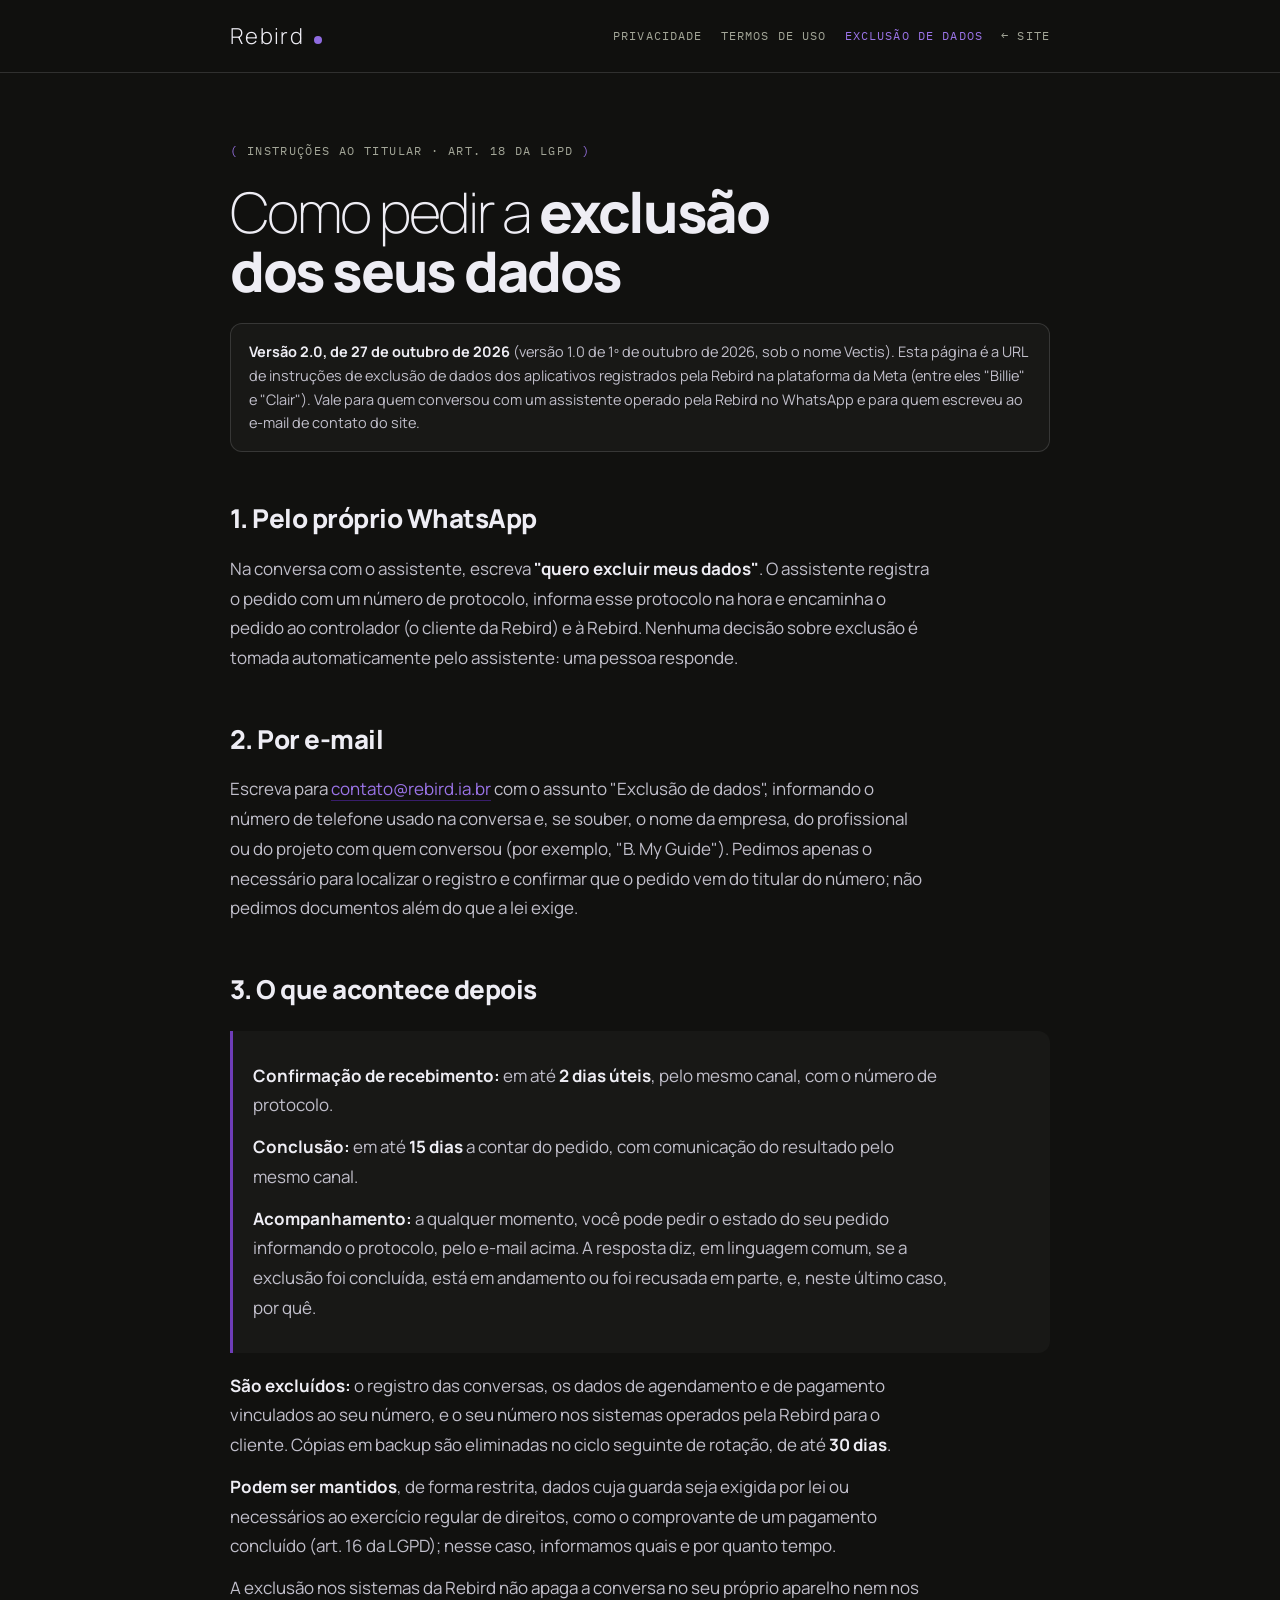
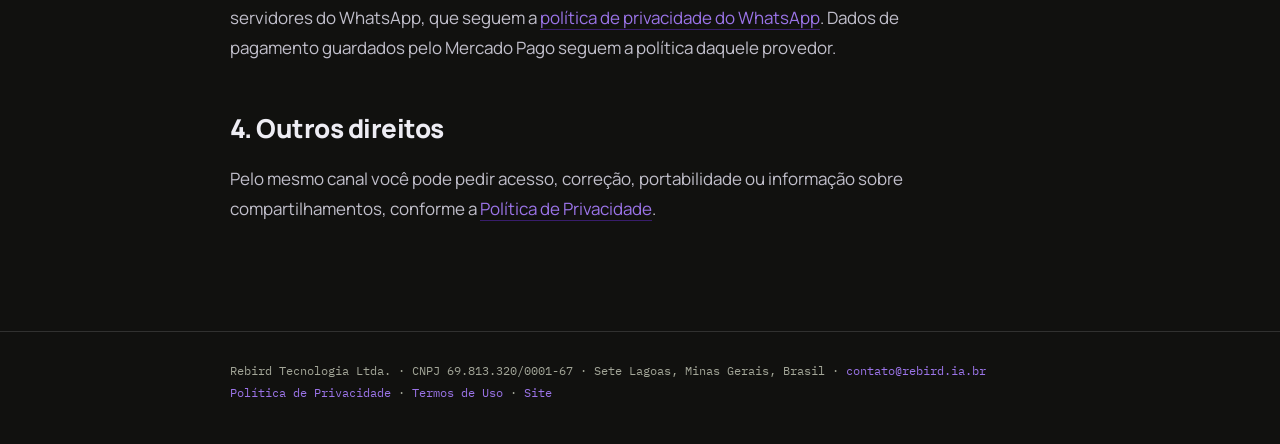
<file: exclusao-de-dados.html>
<!DOCTYPE html>
<html lang="pt-BR">
<head>
<meta charset="UTF-8">
<meta name="viewport" content="width=device-width, initial-scale=1, viewport-fit=cover">
<title>Rebird — Exclusão de dados</title>
<meta name="description" content="Instruções para pedir a exclusão dos seus dados tratados pelos assistentes de IA operados pela Rebird no WhatsApp (art. 18 da LGPD). URL de exclusão de dados dos aplicativos da Rebird na plataforma Meta.">
<meta name="theme-color" content="#11110F">
<link rel="icon" href="data:image/svg+xml,%3Csvg xmlns='http://www.w3.org/2000/svg' viewBox='0 0 40 40'%3E%3Crect width='40' height='40' rx='8' fill='%2311110F'/%3E%3Cpolygon points='23,7 33,7 22,31 18,22' fill='%237955B5'/%3E%3Cpolygon points='6,7 16,7 25,30 20,35' fill='%239E6EF9'/%3E%3C/svg%3E">
<link rel="preconnect" href="https://fonts.googleapis.com">
<link rel="preconnect" href="https://fonts.gstatic.com" crossorigin>
<link href="https://fonts.googleapis.com/css2?family=Manrope:wght@200;300;400;700;800&family=IBM+Plex+Mono:wght@400;500&display=swap" rel="stylesheet">
<link rel="stylesheet" href="legal.css">
</head>
<body>
<header class="doc"><div class="wrap">
  <a class="brand" href="index.html" aria-label="Rebird — início">Rebird<span class="dotmark" aria-hidden="true"></span></a>
  <nav aria-label="Documentos"><a href="privacidade.html">Privacidade</a><a href="termos.html">Termos de Uso</a><a href="exclusao-de-dados.html" aria-current="page">Exclusão de dados</a><a href="index.html">← site</a></nav>
</div></header>

<main><div class="wrap">
  <p class="kicker">instruções ao titular · art. 18 da lgpd</p>
  <h1>Como pedir a <strong>exclusão dos seus dados</strong></h1>
  <div class="version"><b>Versão 2.0, de 27 de outubro de 2026</b> (versão 1.0 de 1º de outubro de 2026, sob o nome Vectis). Esta página é a URL de instruções de exclusão de dados dos aplicativos registrados pela Rebird na plataforma da Meta (entre eles "Billie" e "Clair"). Vale para quem conversou com um assistente operado pela Rebird no WhatsApp e para quem escreveu ao e-mail de contato do site.</div>

  <h2>1. Pelo próprio WhatsApp</h2>
  <p>Na conversa com o assistente, escreva <strong>"quero excluir meus dados"</strong>. O assistente registra o pedido com um número de protocolo, informa esse protocolo na hora e encaminha o pedido ao controlador (o cliente da Rebird) e à Rebird. Nenhuma decisão sobre exclusão é tomada automaticamente pelo assistente: uma pessoa responde.</p>

  <h2>2. Por e-mail</h2>
  <p>Escreva para <a href="mailto:contato@rebird.ia.br?subject=Exclus%C3%A3o%20de%20dados">contato@rebird.ia.br</a> com o assunto "Exclusão de dados", informando o número de telefone usado na conversa e, se souber, o nome da empresa, do profissional ou do projeto com quem conversou (por exemplo, "B. My Guide"). Pedimos apenas o necessário para localizar o registro e confirmar que o pedido vem do titular do número; não pedimos documentos além do que a lei exige.</p>

  <h2>3. O que acontece depois</h2>
  <div class="box">
    <p><b>Confirmação de recebimento:</b> em até <b>2 dias úteis</b>, pelo mesmo canal, com o número de protocolo.</p>
    <p><b>Conclusão:</b> em até <b>15 dias</b> a contar do pedido, com comunicação do resultado pelo mesmo canal.</p>
    <p><b>Acompanhamento:</b> a qualquer momento, você pode pedir o estado do seu pedido informando o protocolo, pelo e-mail acima. A resposta diz, em linguagem comum, se a exclusão foi concluída, está em andamento ou foi recusada em parte, e, neste último caso, por quê.</p>
  </div>
  <p><strong>São excluídos:</strong> o registro das conversas, os dados de agendamento e de pagamento vinculados ao seu número, e o seu número nos sistemas operados pela Rebird para o cliente. Cópias em backup são eliminadas no ciclo seguinte de rotação, de até <strong>30 dias</strong>.</p>
  <p><strong>Podem ser mantidos</strong>, de forma restrita, dados cuja guarda seja exigida por lei ou necessários ao exercício regular de direitos, como o comprovante de um pagamento concluído (art. 16 da LGPD); nesse caso, informamos quais e por quanto tempo.</p>
  <p>A exclusão nos sistemas da Rebird não apaga a conversa no seu próprio aparelho nem nos servidores do WhatsApp, que seguem a <a href="https://www.whatsapp.com/legal/privacy-policy" rel="noopener">política de privacidade do WhatsApp</a>. Dados de pagamento guardados pelo Mercado Pago seguem a política daquele provedor.</p>

  <h2>4. Outros direitos</h2>
  <p>Pelo mesmo canal você pode pedir acesso, correção, portabilidade ou informação sobre compartilhamentos, conforme a <a href="privacidade.html">Política de Privacidade</a>.</p>
</div></main>

<footer><div class="wrap">Rebird Tecnologia Ltda. · CNPJ 69.813.320/0001-67 · Sete Lagoas, Minas Gerais, Brasil · <a href="mailto:contato@rebird.ia.br">contato@rebird.ia.br</a><br><a href="privacidade.html">Política de Privacidade</a> · <a href="termos.html">Termos de Uso</a> · <a href="index.html">Site</a></div></footer>
</body>
</html>
</file>
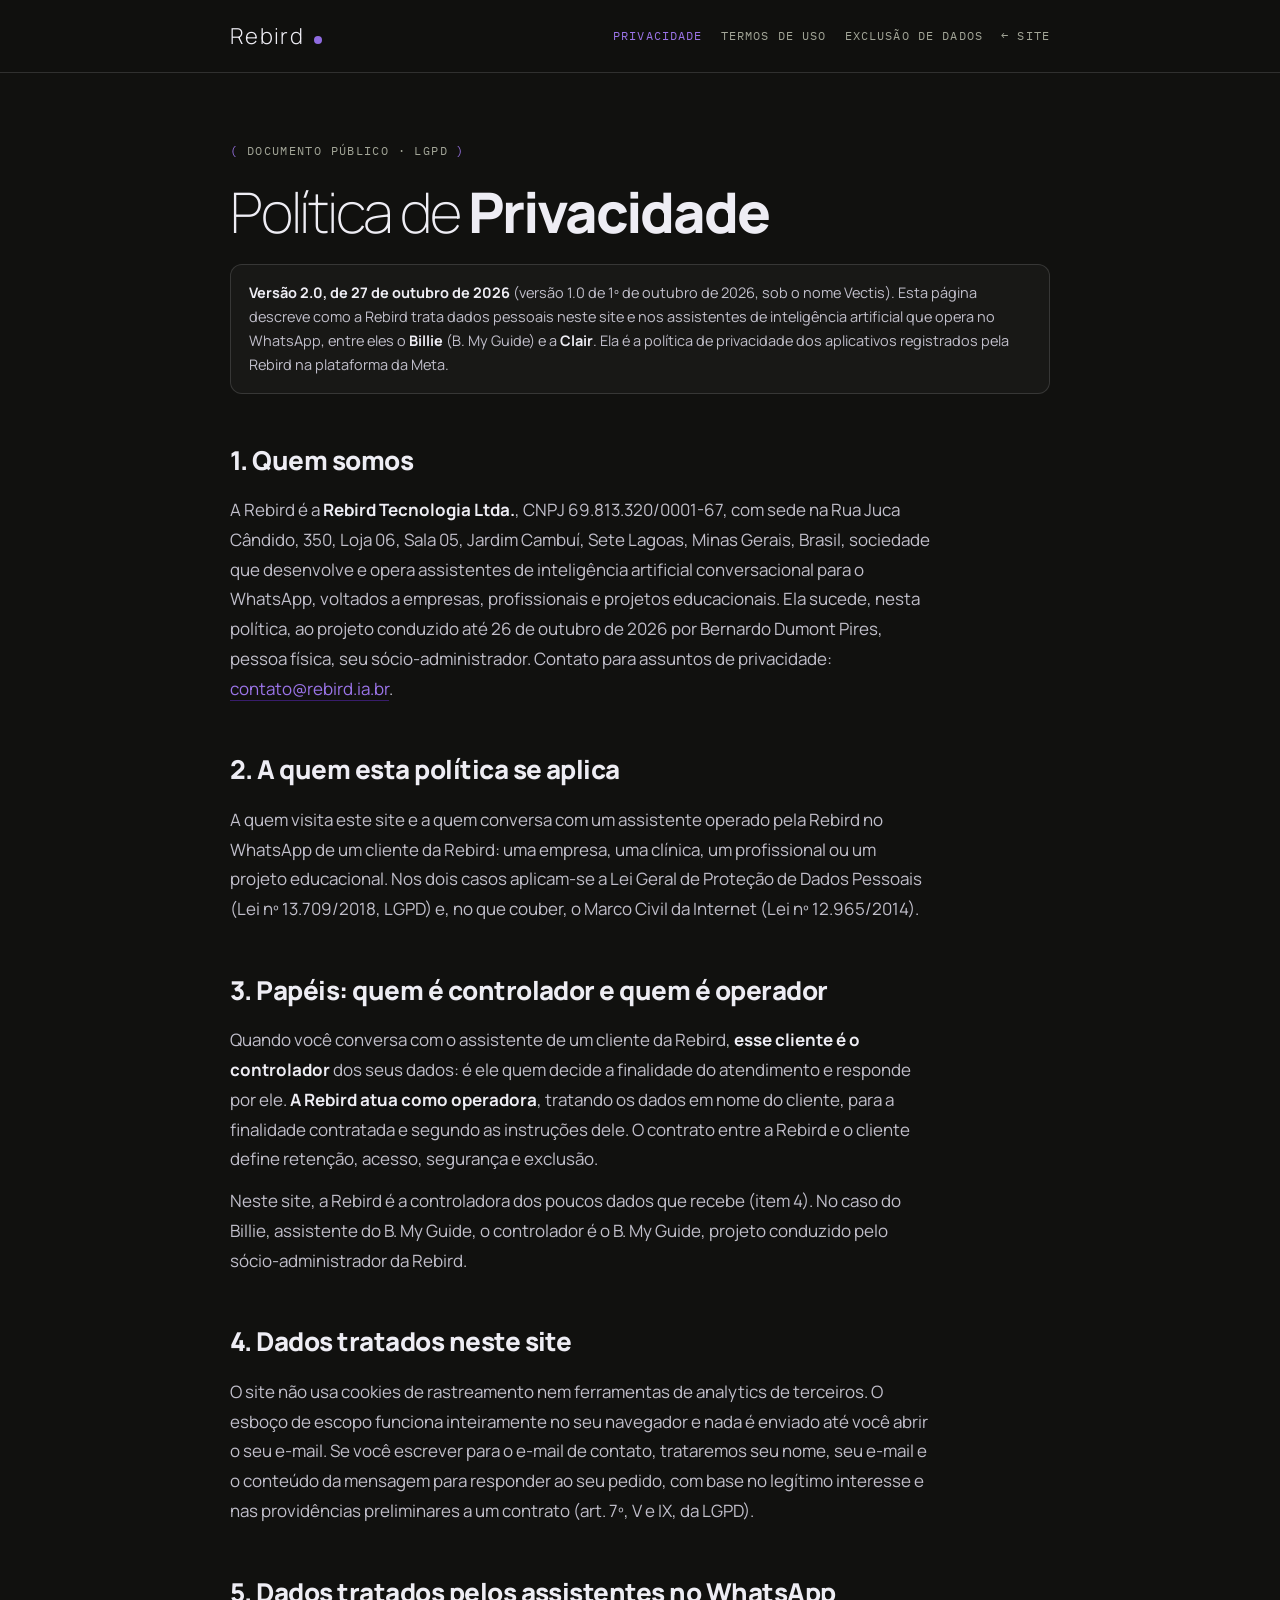
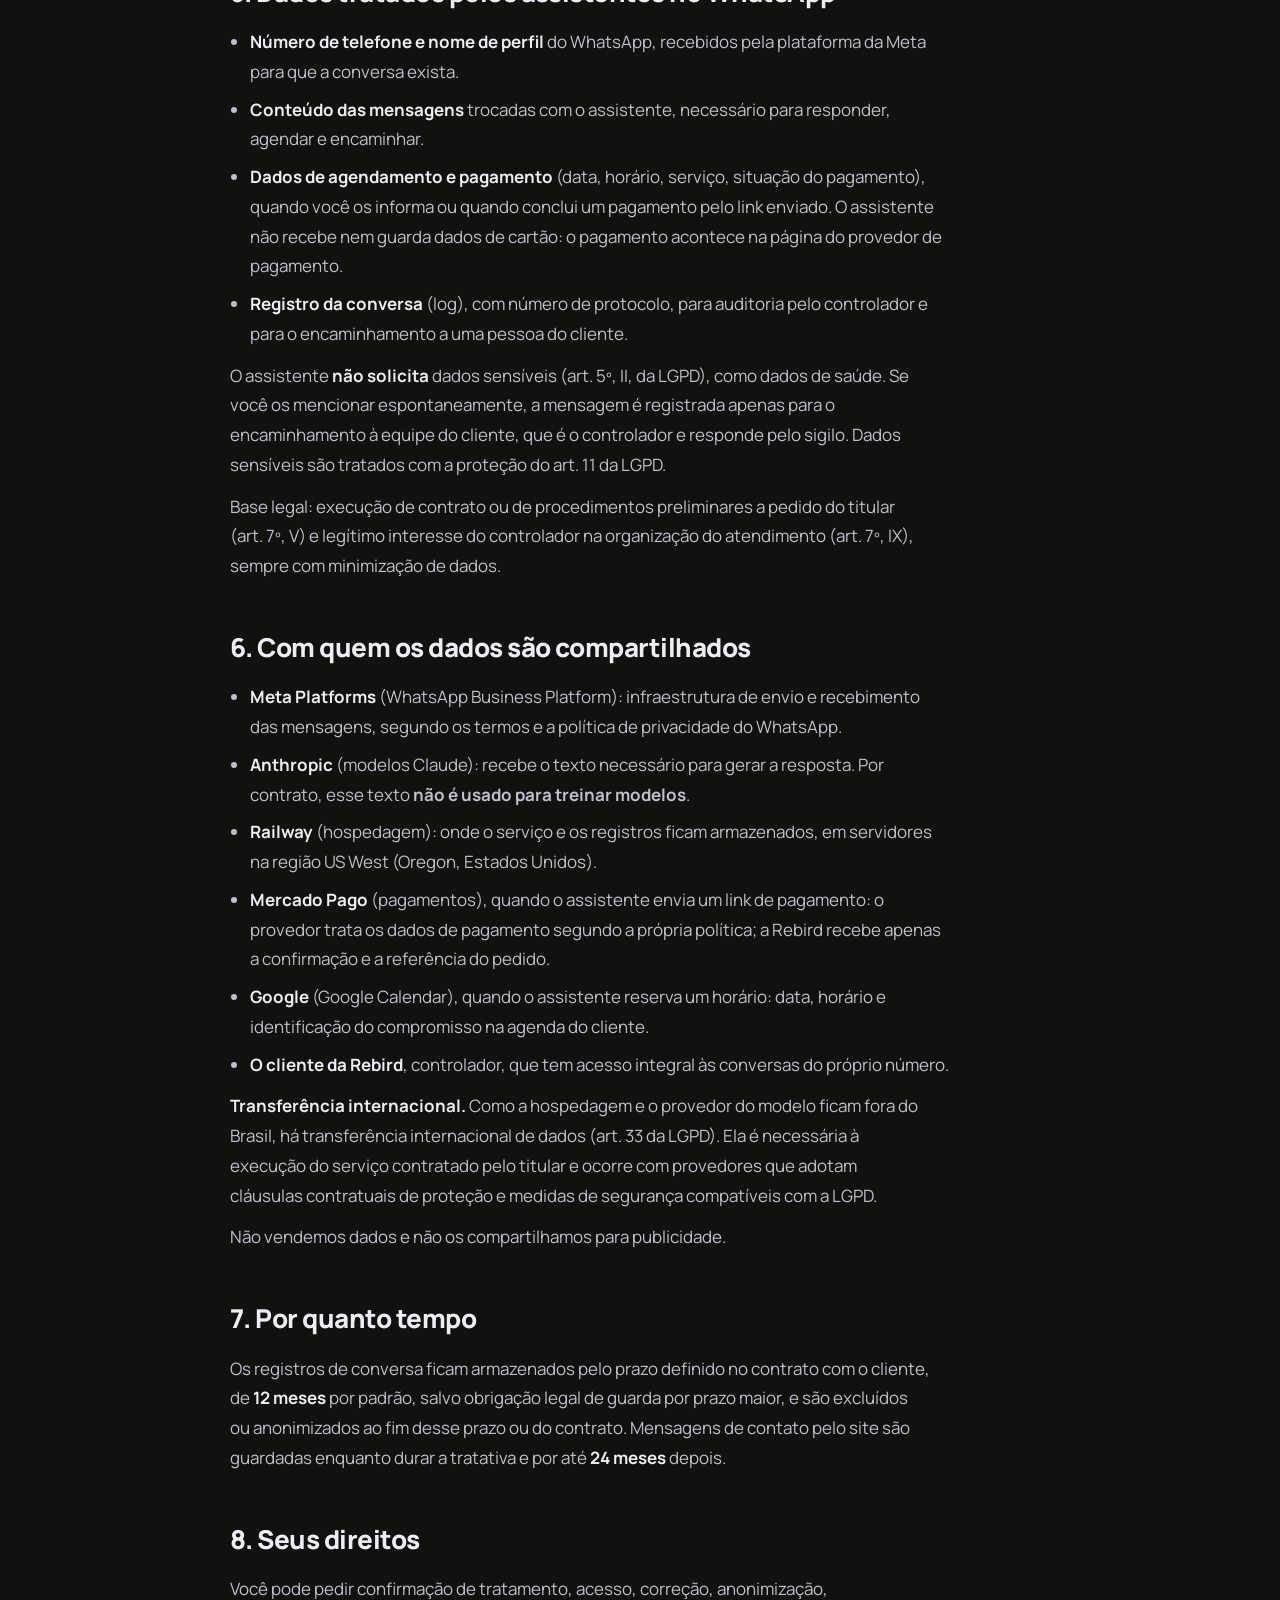
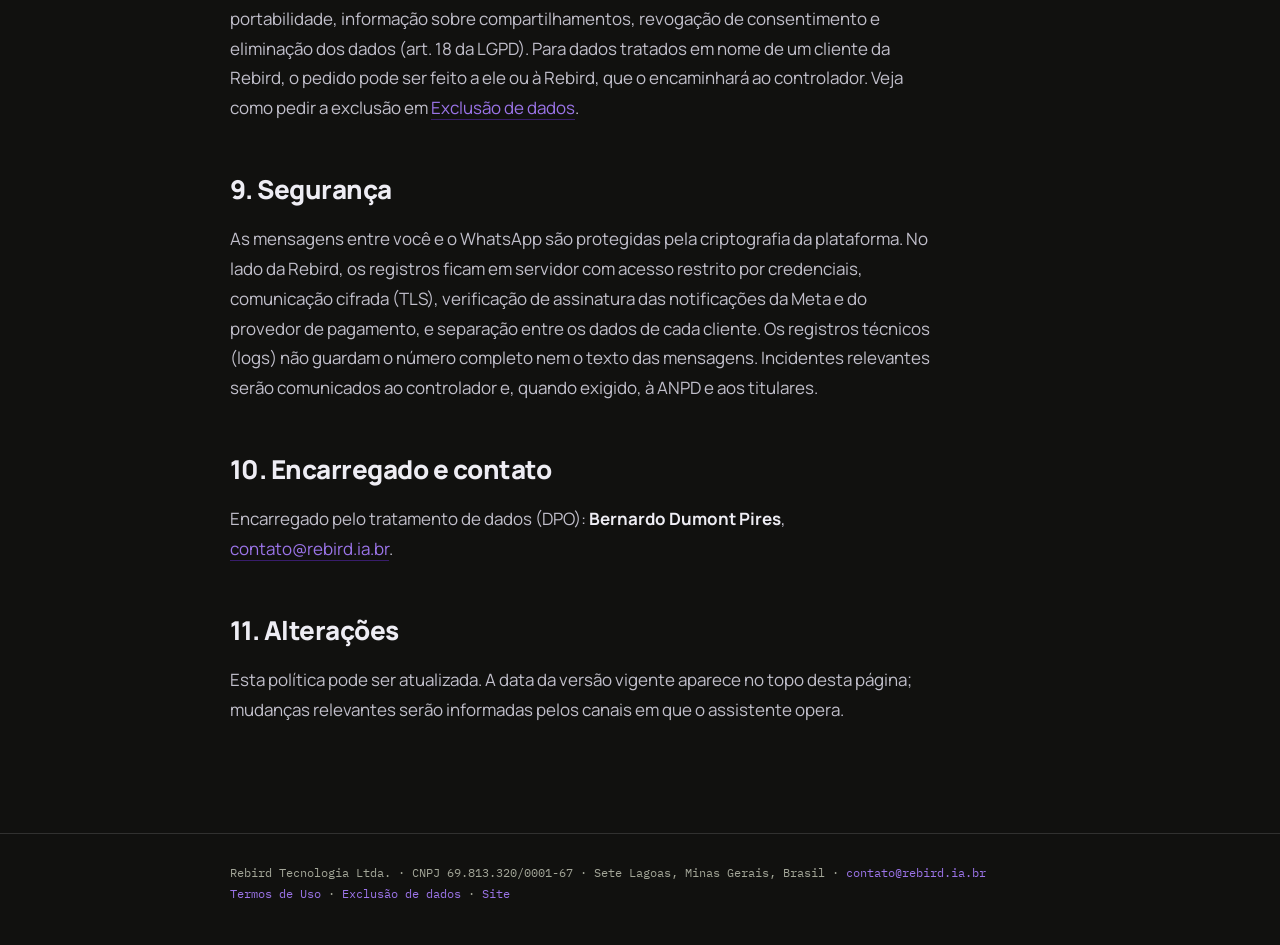
<file: privacidade.html>
<!DOCTYPE html>
<html lang="pt-BR">
<head>
<meta charset="UTF-8">
<meta name="viewport" content="width=device-width, initial-scale=1, viewport-fit=cover">
<title>Rebird — Política de Privacidade</title>
<meta name="description" content="Política de Privacidade da Rebird: como tratamos dados pessoais neste site e nos assistentes de IA que operamos no WhatsApp, em conformidade com a LGPD.">
<meta name="theme-color" content="#11110F">
<link rel="icon" href="data:image/svg+xml,%3Csvg xmlns='http://www.w3.org/2000/svg' viewBox='0 0 40 40'%3E%3Crect width='40' height='40' rx='8' fill='%2311110F'/%3E%3Cpolygon points='23,7 33,7 22,31 18,22' fill='%237955B5'/%3E%3Cpolygon points='6,7 16,7 25,30 20,35' fill='%239E6EF9'/%3E%3C/svg%3E">
<link rel="preconnect" href="https://fonts.googleapis.com">
<link rel="preconnect" href="https://fonts.gstatic.com" crossorigin>
<link href="https://fonts.googleapis.com/css2?family=Manrope:wght@200;300;400;700;800&family=IBM+Plex+Mono:wght@400;500&display=swap" rel="stylesheet">
<link rel="stylesheet" href="legal.css">
</head>
<body>
<header class="doc"><div class="wrap">
  <a class="brand" href="index.html" aria-label="Rebird — início">Rebird<span class="dotmark" aria-hidden="true"></span></a>
  <nav aria-label="Documentos"><a href="privacidade.html" aria-current="page">Privacidade</a><a href="termos.html">Termos de Uso</a><a href="exclusao-de-dados.html">Exclusão de dados</a><a href="index.html">← site</a></nav>
</div></header>

<main><div class="wrap">
  <p class="kicker">documento público · lgpd</p>
  <h1>Política de <strong>Privacidade</strong></h1>
  <div class="version"><b>Versão 2.0, de 27 de outubro de 2026</b> (versão 1.0 de 1º de outubro de 2026, sob o nome Vectis). Esta página descreve como a Rebird trata dados pessoais neste site e nos assistentes de inteligência artificial que opera no WhatsApp, entre eles o <b>Billie</b> (B. My Guide) e a <b>Clair</b>. Ela é a política de privacidade dos aplicativos registrados pela Rebird na plataforma da Meta.</div>

  <h2>1. Quem somos</h2>
  <p>A Rebird é a <strong>Rebird Tecnologia Ltda.</strong>, CNPJ 69.813.320/0001-67, com sede na Rua Juca Cândido, 350, Loja 06, Sala 05, Jardim Cambuí, Sete Lagoas, Minas Gerais, Brasil, sociedade que desenvolve e opera assistentes de inteligência artificial conversacional para o WhatsApp, voltados a empresas, profissionais e projetos educacionais. Ela sucede, nesta política, ao projeto conduzido até 26 de outubro de 2026 por Bernardo Dumont Pires, pessoa física, seu sócio-administrador. Contato para assuntos de privacidade: <a href="mailto:contato@rebird.ia.br">contato@rebird.ia.br</a>.</p>

  <h2>2. A quem esta política se aplica</h2>
  <p>A quem visita este site e a quem conversa com um assistente operado pela Rebird no WhatsApp de um cliente da Rebird: uma empresa, uma clínica, um profissional ou um projeto educacional. Nos dois casos aplicam-se a Lei Geral de Proteção de Dados Pessoais (Lei nº 13.709/2018, LGPD) e, no que couber, o Marco Civil da Internet (Lei nº 12.965/2014).</p>

  <h2>3. Papéis: quem é controlador e quem é operador</h2>
  <p>Quando você conversa com o assistente de um cliente da Rebird, <strong>esse cliente é o controlador</strong> dos seus dados: é ele quem decide a finalidade do atendimento e responde por ele. <strong>A Rebird atua como operadora</strong>, tratando os dados em nome do cliente, para a finalidade contratada e segundo as instruções dele. O contrato entre a Rebird e o cliente define retenção, acesso, segurança e exclusão.</p>
  <p>Neste site, a Rebird é a controladora dos poucos dados que recebe (item 4). No caso do Billie, assistente do B. My Guide, o controlador é o B. My Guide, projeto conduzido pelo sócio-administrador da Rebird.</p>

  <h2>4. Dados tratados neste site</h2>
  <p>O site não usa cookies de rastreamento nem ferramentas de analytics de terceiros. O esboço de escopo funciona inteiramente no seu navegador e nada é enviado até você abrir o seu e-mail. Se você escrever para o e-mail de contato, trataremos seu nome, seu e-mail e o conteúdo da mensagem para responder ao seu pedido, com base no legítimo interesse e nas providências preliminares a um contrato (art. 7º, V e IX, da LGPD).</p>

  <h2>5. Dados tratados pelos assistentes no WhatsApp</h2>
  <ul>
    <li><b>Número de telefone e nome de perfil</b> do WhatsApp, recebidos pela plataforma da Meta para que a conversa exista.</li>
    <li><b>Conteúdo das mensagens</b> trocadas com o assistente, necessário para responder, agendar e encaminhar.</li>
    <li><b>Dados de agendamento e pagamento</b> (data, horário, serviço, situação do pagamento), quando você os informa ou quando conclui um pagamento pelo link enviado. O assistente não recebe nem guarda dados de cartão: o pagamento acontece na página do provedor de pagamento.</li>
    <li><b>Registro da conversa</b> (log), com número de protocolo, para auditoria pelo controlador e para o encaminhamento a uma pessoa do cliente.</li>
  </ul>
  <p>O assistente <strong>não solicita</strong> dados sensíveis (art. 5º, II, da LGPD), como dados de saúde. Se você os mencionar espontaneamente, a mensagem é registrada apenas para o encaminhamento à equipe do cliente, que é o controlador e responde pelo sigilo. Dados sensíveis são tratados com a proteção do art. 11 da LGPD.</p>
  <p>Base legal: execução de contrato ou de procedimentos preliminares a pedido do titular (art. 7º, V) e legítimo interesse do controlador na organização do atendimento (art. 7º, IX), sempre com minimização de dados.</p>

  <h2>6. Com quem os dados são compartilhados</h2>
  <ul>
    <li><b>Meta Platforms</b> (WhatsApp Business Platform): infraestrutura de envio e recebimento das mensagens, segundo os termos e a política de privacidade do WhatsApp.</li>
    <li><b>Anthropic</b> (modelos Claude): recebe o texto necessário para gerar a resposta. Por contrato, esse texto <strong>não é usado para treinar modelos</strong>.</li>
    <li><b>Railway</b> (hospedagem): onde o serviço e os registros ficam armazenados, em servidores na região US West (Oregon, Estados Unidos).</li>
    <li><b>Mercado Pago</b> (pagamentos), quando o assistente envia um link de pagamento: o provedor trata os dados de pagamento segundo a própria política; a Rebird recebe apenas a confirmação e a referência do pedido.</li>
    <li><b>Google</b> (Google Calendar), quando o assistente reserva um horário: data, horário e identificação do compromisso na agenda do cliente.</li>
    <li><b>O cliente da Rebird</b>, controlador, que tem acesso integral às conversas do próprio número.</li>
  </ul>
  <p><strong>Transferência internacional.</strong> Como a hospedagem e o provedor do modelo ficam fora do Brasil, há transferência internacional de dados (art. 33 da LGPD). Ela é necessária à execução do serviço contratado pelo titular e ocorre com provedores que adotam cláusulas contratuais de proteção e medidas de segurança compatíveis com a LGPD.</p>
  <p>Não vendemos dados e não os compartilhamos para publicidade.</p>

  <h2>7. Por quanto tempo</h2>
  <p>Os registros de conversa ficam armazenados pelo prazo definido no contrato com o cliente, de <strong>12 meses</strong> por padrão, salvo obrigação legal de guarda por prazo maior, e são excluídos ou anonimizados ao fim desse prazo ou do contrato. Mensagens de contato pelo site são guardadas enquanto durar a tratativa e por até <strong>24 meses</strong> depois.</p>

  <h2>8. Seus direitos</h2>
  <p>Você pode pedir confirmação de tratamento, acesso, correção, anonimização, portabilidade, informação sobre compartilhamentos, revogação de consentimento e eliminação dos dados (art. 18 da LGPD). Para dados tratados em nome de um cliente da Rebird, o pedido pode ser feito a ele ou à Rebird, que o encaminhará ao controlador. Veja como pedir a exclusão em <a href="exclusao-de-dados.html">Exclusão de dados</a>.</p>

  <h2>9. Segurança</h2>
  <p>As mensagens entre você e o WhatsApp são protegidas pela criptografia da plataforma. No lado da Rebird, os registros ficam em servidor com acesso restrito por credenciais, comunicação cifrada (TLS), verificação de assinatura das notificações da Meta e do provedor de pagamento, e separação entre os dados de cada cliente. Os registros técnicos (logs) não guardam o número completo nem o texto das mensagens. Incidentes relevantes serão comunicados ao controlador e, quando exigido, à ANPD e aos titulares.</p>

  <h2>10. Encarregado e contato</h2>
  <p>Encarregado pelo tratamento de dados (DPO): <strong>Bernardo Dumont Pires</strong>, <a href="mailto:contato@rebird.ia.br">contato@rebird.ia.br</a>.</p>

  <h2>11. Alterações</h2>
  <p>Esta política pode ser atualizada. A data da versão vigente aparece no topo desta página; mudanças relevantes serão informadas pelos canais em que o assistente opera.</p>
</div></main>

<footer><div class="wrap">Rebird Tecnologia Ltda. · CNPJ 69.813.320/0001-67 · Sete Lagoas, Minas Gerais, Brasil · <a href="mailto:contato@rebird.ia.br">contato@rebird.ia.br</a><br><a href="termos.html">Termos de Uso</a> · <a href="exclusao-de-dados.html">Exclusão de dados</a> · <a href="index.html">Site</a></div></footer>
</body>
</html>
</file>
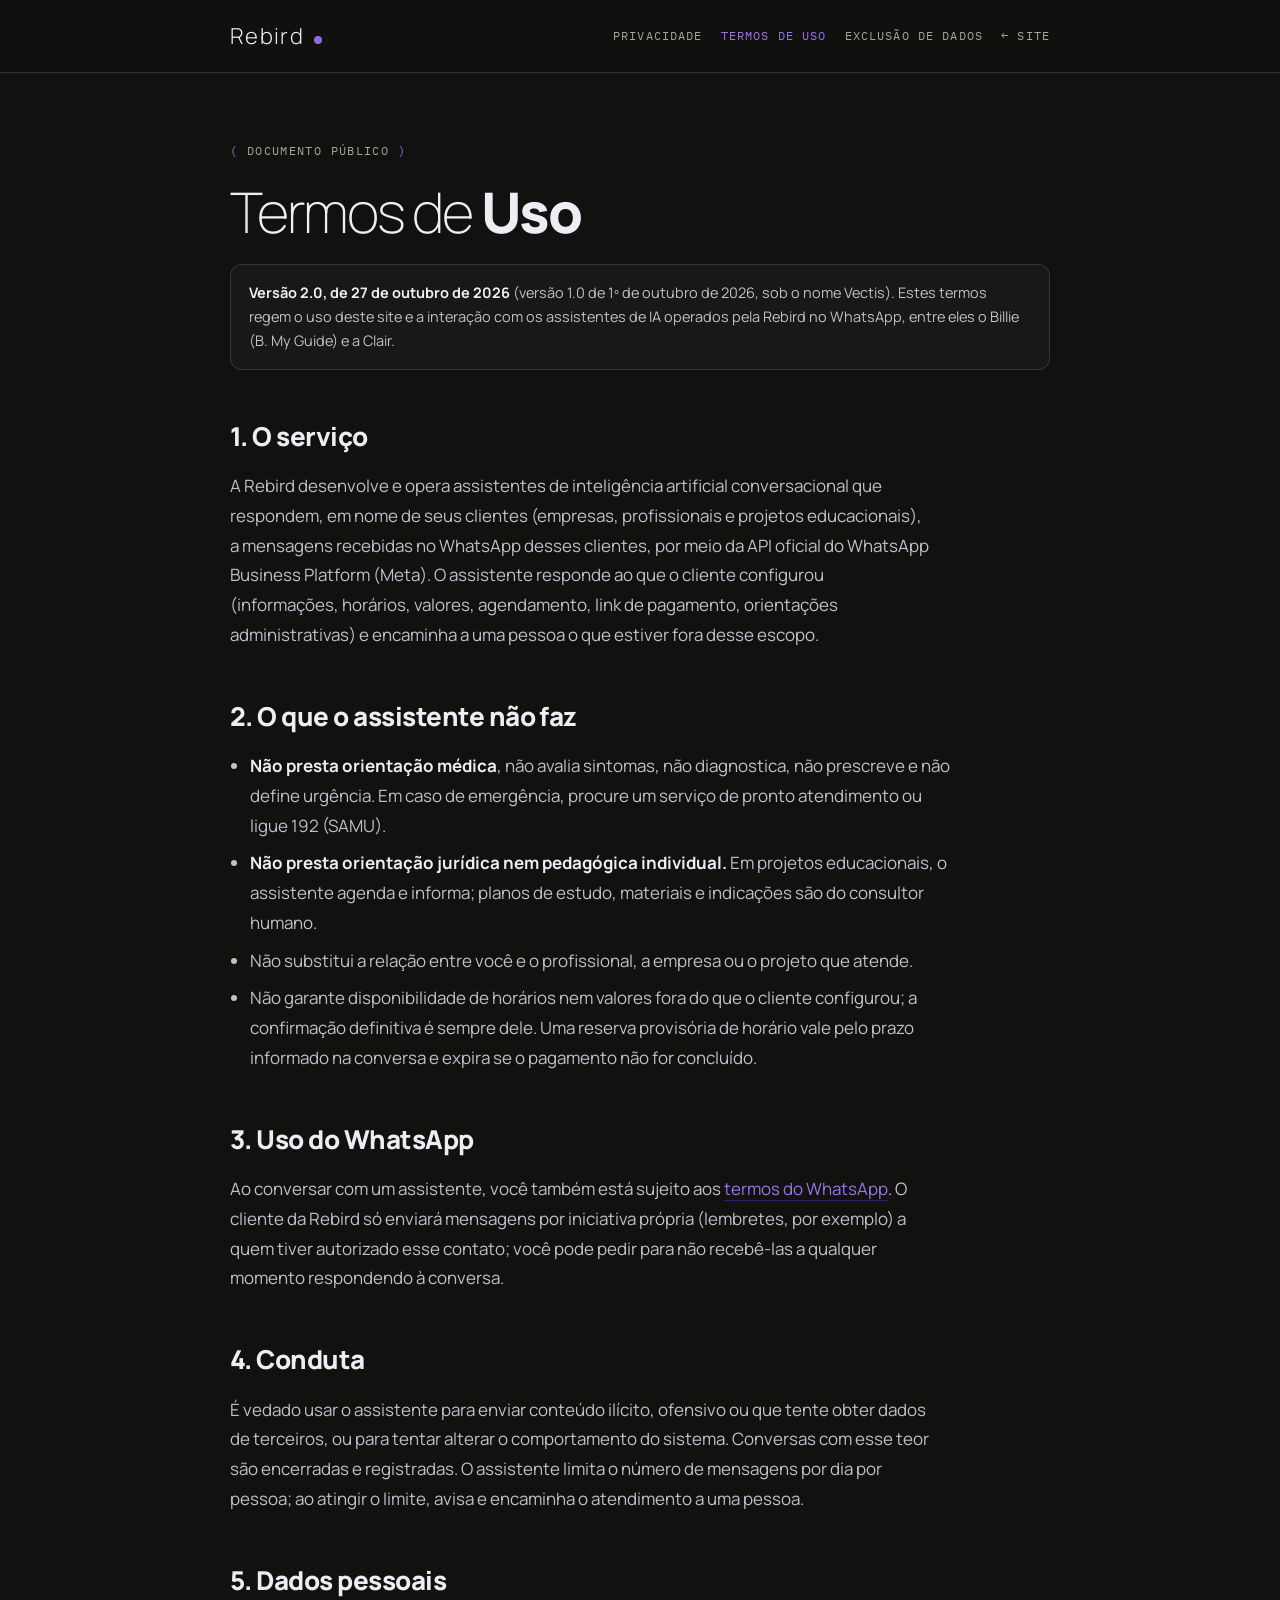
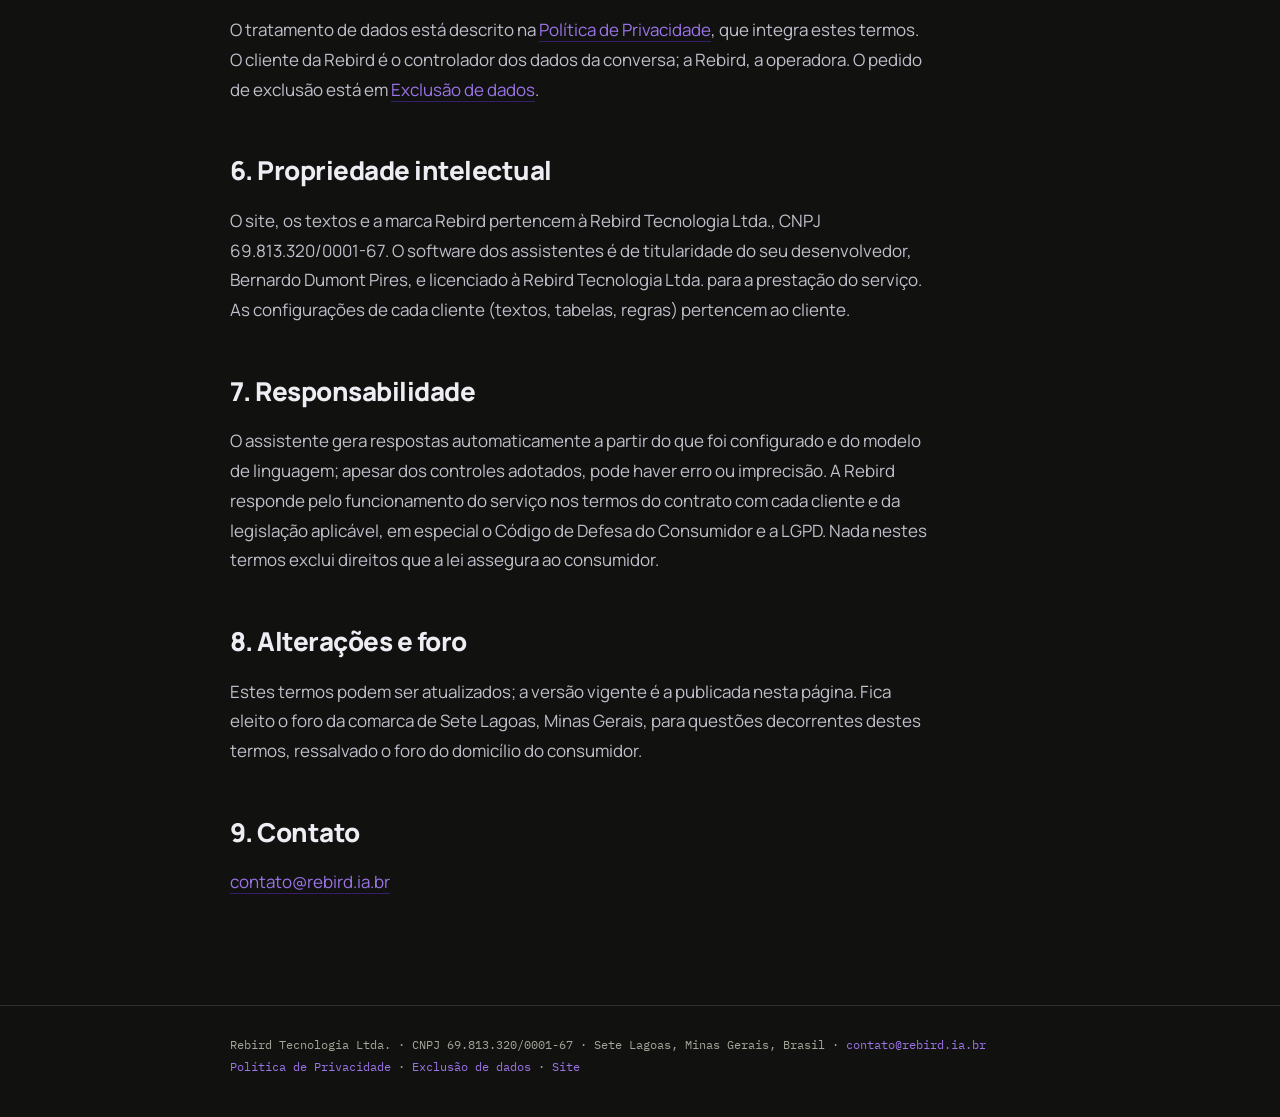
<file: termos.html>
<!DOCTYPE html>
<html lang="pt-BR">
<head>
<meta charset="UTF-8">
<meta name="viewport" content="width=device-width, initial-scale=1, viewport-fit=cover">
<title>Rebird — Termos de Uso</title>
<meta name="description" content="Termos de Uso da Rebird: regras para o uso deste site e para a interação com os assistentes de IA operados pela Rebird no WhatsApp.">
<meta name="theme-color" content="#11110F">
<link rel="icon" href="data:image/svg+xml,%3Csvg xmlns='http://www.w3.org/2000/svg' viewBox='0 0 40 40'%3E%3Crect width='40' height='40' rx='8' fill='%2311110F'/%3E%3Cpolygon points='23,7 33,7 22,31 18,22' fill='%237955B5'/%3E%3Cpolygon points='6,7 16,7 25,30 20,35' fill='%239E6EF9'/%3E%3C/svg%3E">
<link rel="preconnect" href="https://fonts.googleapis.com">
<link rel="preconnect" href="https://fonts.gstatic.com" crossorigin>
<link href="https://fonts.googleapis.com/css2?family=Manrope:wght@200;300;400;700;800&family=IBM+Plex+Mono:wght@400;500&display=swap" rel="stylesheet">
<link rel="stylesheet" href="legal.css">
</head>
<body>
<header class="doc"><div class="wrap">
  <a class="brand" href="index.html" aria-label="Rebird — início">Rebird<span class="dotmark" aria-hidden="true"></span></a>
  <nav aria-label="Documentos"><a href="privacidade.html">Privacidade</a><a href="termos.html" aria-current="page">Termos de Uso</a><a href="exclusao-de-dados.html">Exclusão de dados</a><a href="index.html">← site</a></nav>
</div></header>

<main><div class="wrap">
  <p class="kicker">documento público</p>
  <h1>Termos de <strong>Uso</strong></h1>
  <div class="version"><b>Versão 2.0, de 27 de outubro de 2026</b> (versão 1.0 de 1º de outubro de 2026, sob o nome Vectis). Estes termos regem o uso deste site e a interação com os assistentes de IA operados pela Rebird no WhatsApp, entre eles o Billie (B. My Guide) e a Clair.</div>

  <h2>1. O serviço</h2>
  <p>A Rebird desenvolve e opera assistentes de inteligência artificial conversacional que respondem, em nome de seus clientes (empresas, profissionais e projetos educacionais), a mensagens recebidas no WhatsApp desses clientes, por meio da API oficial do WhatsApp Business Platform (Meta). O assistente responde ao que o cliente configurou (informações, horários, valores, agendamento, link de pagamento, orientações administrativas) e encaminha a uma pessoa o que estiver fora desse escopo.</p>

  <h2>2. O que o assistente não faz</h2>
  <ul>
    <li><b>Não presta orientação médica</b>, não avalia sintomas, não diagnostica, não prescreve e não define urgência. Em caso de emergência, procure um serviço de pronto atendimento ou ligue 192 (SAMU).</li>
    <li><b>Não presta orientação jurídica nem pedagógica individual.</b> Em projetos educacionais, o assistente agenda e informa; planos de estudo, materiais e indicações são do consultor humano.</li>
    <li>Não substitui a relação entre você e o profissional, a empresa ou o projeto que atende.</li>
    <li>Não garante disponibilidade de horários nem valores fora do que o cliente configurou; a confirmação definitiva é sempre dele. Uma reserva provisória de horário vale pelo prazo informado na conversa e expira se o pagamento não for concluído.</li>
  </ul>

  <h2>3. Uso do WhatsApp</h2>
  <p>Ao conversar com um assistente, você também está sujeito aos <a href="https://www.whatsapp.com/legal/terms-of-service" rel="noopener">termos do WhatsApp</a>. O cliente da Rebird só enviará mensagens por iniciativa própria (lembretes, por exemplo) a quem tiver autorizado esse contato; você pode pedir para não recebê-las a qualquer momento respondendo à conversa.</p>

  <h2>4. Conduta</h2>
  <p>É vedado usar o assistente para enviar conteúdo ilícito, ofensivo ou que tente obter dados de terceiros, ou para tentar alterar o comportamento do sistema. Conversas com esse teor são encerradas e registradas. O assistente limita o número de mensagens por dia por pessoa; ao atingir o limite, avisa e encaminha o atendimento a uma pessoa.</p>

  <h2>5. Dados pessoais</h2>
  <p>O tratamento de dados está descrito na <a href="privacidade.html">Política de Privacidade</a>, que integra estes termos. O cliente da Rebird é o controlador dos dados da conversa; a Rebird, a operadora. O pedido de exclusão está em <a href="exclusao-de-dados.html">Exclusão de dados</a>.</p>

  <h2>6. Propriedade intelectual</h2>
  <p>O site, os textos e a marca Rebird pertencem à Rebird Tecnologia Ltda., CNPJ 69.813.320/0001-67. O software dos assistentes é de titularidade do seu desenvolvedor, Bernardo Dumont Pires, e licenciado à Rebird Tecnologia Ltda. para a prestação do serviço. As configurações de cada cliente (textos, tabelas, regras) pertencem ao cliente.</p>

  <h2>7. Responsabilidade</h2>
  <p>O assistente gera respostas automaticamente a partir do que foi configurado e do modelo de linguagem; apesar dos controles adotados, pode haver erro ou imprecisão. A Rebird responde pelo funcionamento do serviço nos termos do contrato com cada cliente e da legislação aplicável, em especial o Código de Defesa do Consumidor e a LGPD. Nada nestes termos exclui direitos que a lei assegura ao consumidor.</p>

  <h2>8. Alterações e foro</h2>
  <p>Estes termos podem ser atualizados; a versão vigente é a publicada nesta página. Fica eleito o foro da comarca de Sete Lagoas, Minas Gerais, para questões decorrentes destes termos, ressalvado o foro do domicílio do consumidor.</p>

  <h2>9. Contato</h2>
  <p><a href="mailto:contato@rebird.ia.br">contato@rebird.ia.br</a></p>
</div></main>

<footer><div class="wrap">Rebird Tecnologia Ltda. · CNPJ 69.813.320/0001-67 · Sete Lagoas, Minas Gerais, Brasil · <a href="mailto:contato@rebird.ia.br">contato@rebird.ia.br</a><br><a href="privacidade.html">Política de Privacidade</a> · <a href="exclusao-de-dados.html">Exclusão de dados</a> · <a href="index.html">Site</a></div></footer>
</body>
</html>
</file>
<file: legal.css>
/* Rebird — páginas de documentos (privacidade, termos, exclusão de dados) */
:root{
  color-scheme:dark;
  --bg:#11110F; --surface:#181816; --ink:#EEEDF4; --ink-2:#C1BFCB; --muted:#A3A698;
  --lime:#6E3DB8; --lime-ink:#9B74E8; --lime-dim:#4A2680; --dot:#8F6BE0; --on-lime:#F7F3FF;
  --line:rgba(238,237,244,.14);
  --display:'Manrope',ui-sans-serif,system-ui,'Segoe UI',Roboto,sans-serif;
  --mono:'IBM Plex Mono',ui-monospace,SFMono-Regular,Menlo,Consolas,monospace;
}
*{box-sizing:border-box;margin:0;padding:0}
html{scroll-behavior:smooth}
body{background:var(--bg);color:var(--ink);font:400 17px/1.75 var(--display);-webkit-font-smoothing:antialiased;overflow-x:clip}
a{color:var(--lime-ink);text-decoration:none;border-bottom:1px solid rgba(116,48,246,.4)}
a:hover{border-color:var(--lime-ink)}
:focus-visible{outline:3px solid var(--lime);outline-offset:4px;border-radius:4px}
.wrap{width:min(820px,calc(100% - 40px));margin-inline:auto}
header.doc{border-bottom:1px solid var(--line);background:rgba(17,17,15,.9);position:sticky;top:0;backdrop-filter:blur(14px);z-index:5}
header.doc .wrap{display:flex;align-items:center;justify-content:space-between;gap:16px;height:72px;flex-wrap:wrap}
.brand{display:inline-flex;align-items:center;gap:10px;font-size:22px;font-weight:300;letter-spacing:.06em;color:var(--ink);border:0}
.brand svg{display:none}
.brand .dotmark{display:inline-block;width:8px;height:8px;border-radius:50%;background:var(--dot);transform:translateY(4px)}
header.doc nav{display:flex;gap:18px;flex-wrap:wrap}
header.doc nav a{font-family:var(--mono);font-size:11.5px;letter-spacing:.1em;text-transform:uppercase;color:var(--muted);border:0}
header.doc nav a:hover,header.doc nav a[aria-current]{color:var(--lime-ink)}
main{padding:56px 0 96px}
.kicker{font-family:var(--mono);font-size:11.5px;letter-spacing:.12em;text-transform:uppercase;color:var(--muted);margin-bottom:22px}
.kicker::before{content:"( ";color:var(--lime-ink)}
.kicker::after{content:" )";color:var(--lime-ink)}
h1{font-size:clamp(34px,5vw,56px);font-weight:200;letter-spacing:-.04em;line-height:1.05;text-wrap:balance}
h1 strong{font-weight:800}
.version{margin:22px 0 40px;padding:16px 18px;border:1px solid var(--line);border-radius:12px;background:var(--surface);font-size:14.5px;color:var(--ink-2);line-height:1.65}
.version b{color:var(--ink)}
.pending{color:var(--lime-ink);font-family:var(--mono);font-size:13px}
h2{font-size:clamp(20px,2.4vw,26px);font-weight:800;letter-spacing:-.02em;margin:44px 0 12px}
h2 + p,h2 + ul{margin-top:0}
p{margin:12px 0;color:var(--ink-2);max-width:70ch}
p strong{color:var(--ink);font-weight:700}
ul{margin:12px 0 12px 20px;color:var(--ink-2);max-width:70ch}
li{margin:8px 0}
li b{color:var(--ink);font-weight:700}
.box{margin:18px 0;padding:18px 20px;border-left:3px solid var(--lime);background:var(--surface);border-radius:0 12px 12px 0;color:var(--ink-2)}
.box b{color:var(--ink)}
footer{border-top:1px solid var(--line);padding:28px 0 40px;font-family:var(--mono);font-size:12px;color:var(--muted);line-height:1.8}
footer a{border:0;color:var(--lime-ink)}
@media(max-width:560px){body{font-size:16px}header.doc .wrap{height:auto;padding:14px 0}}
@media(prefers-reduced-motion:reduce){html{scroll-behavior:auto}}
</file>
